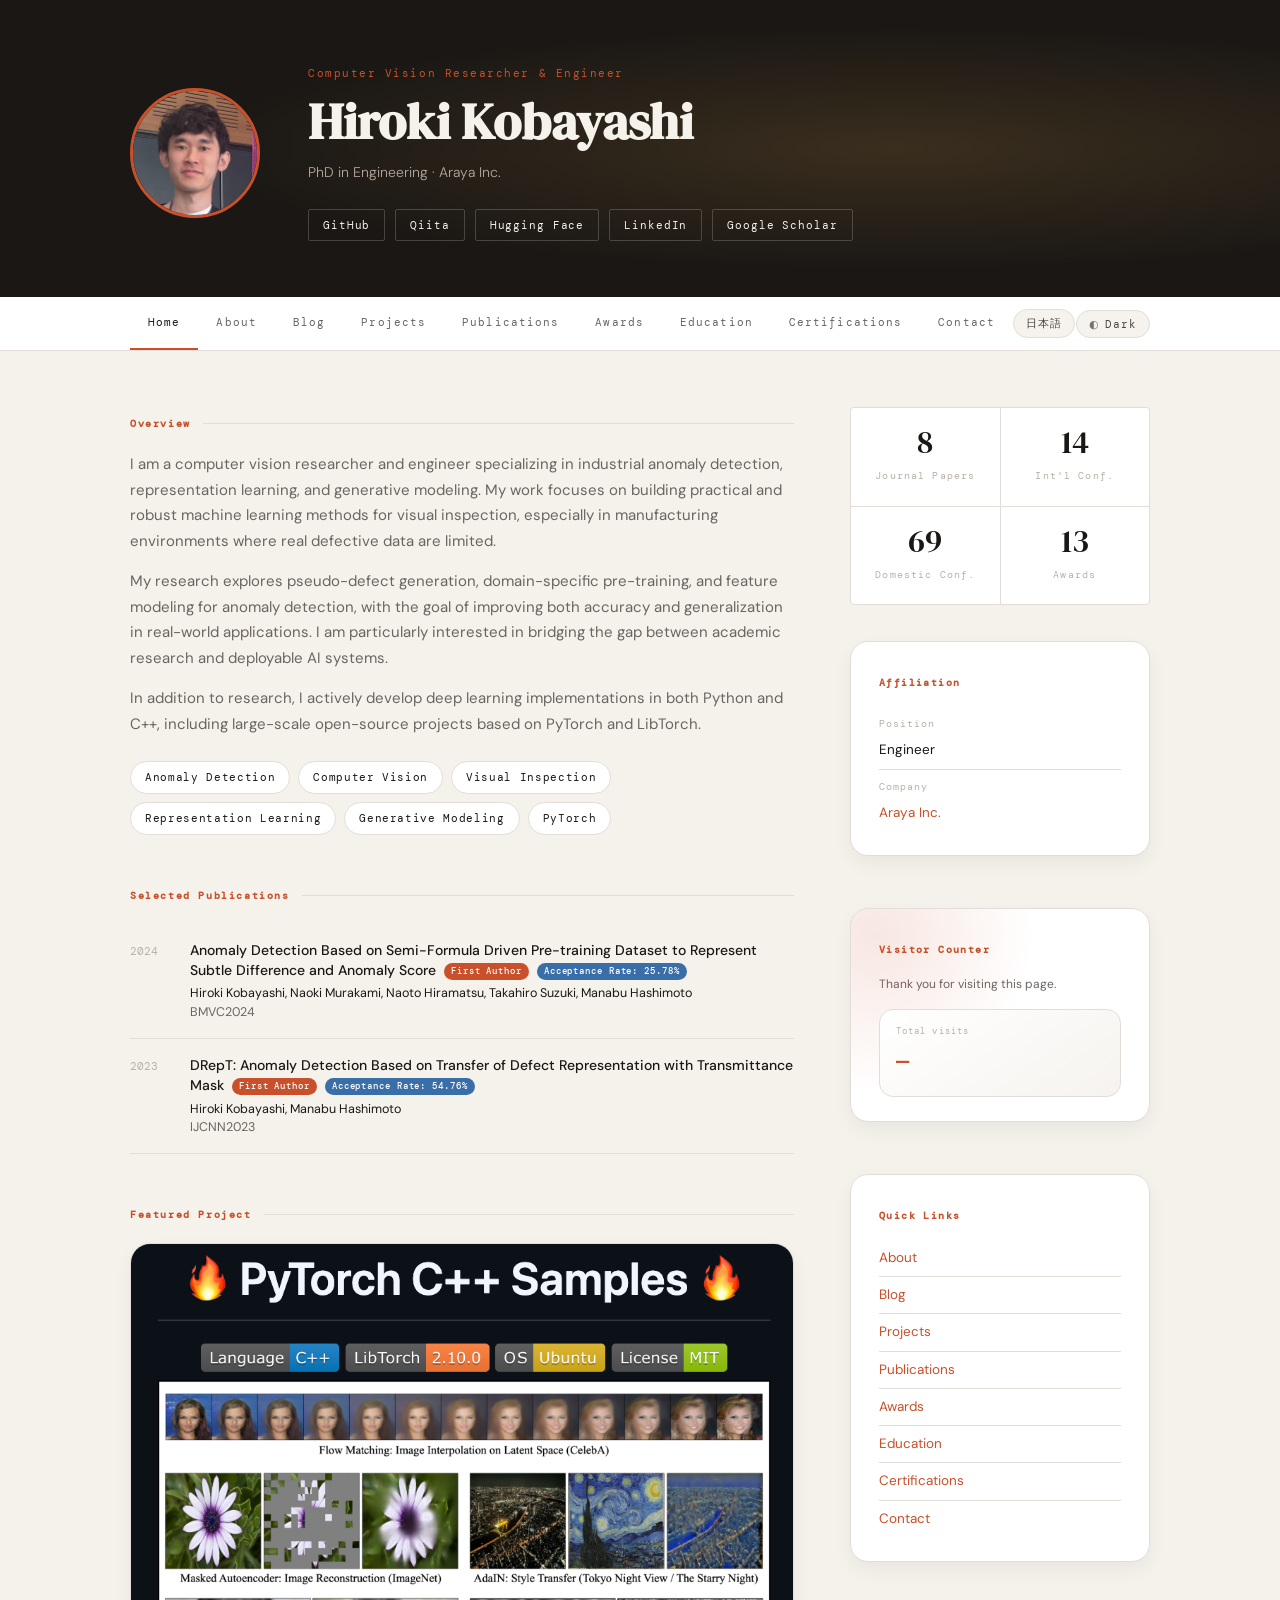
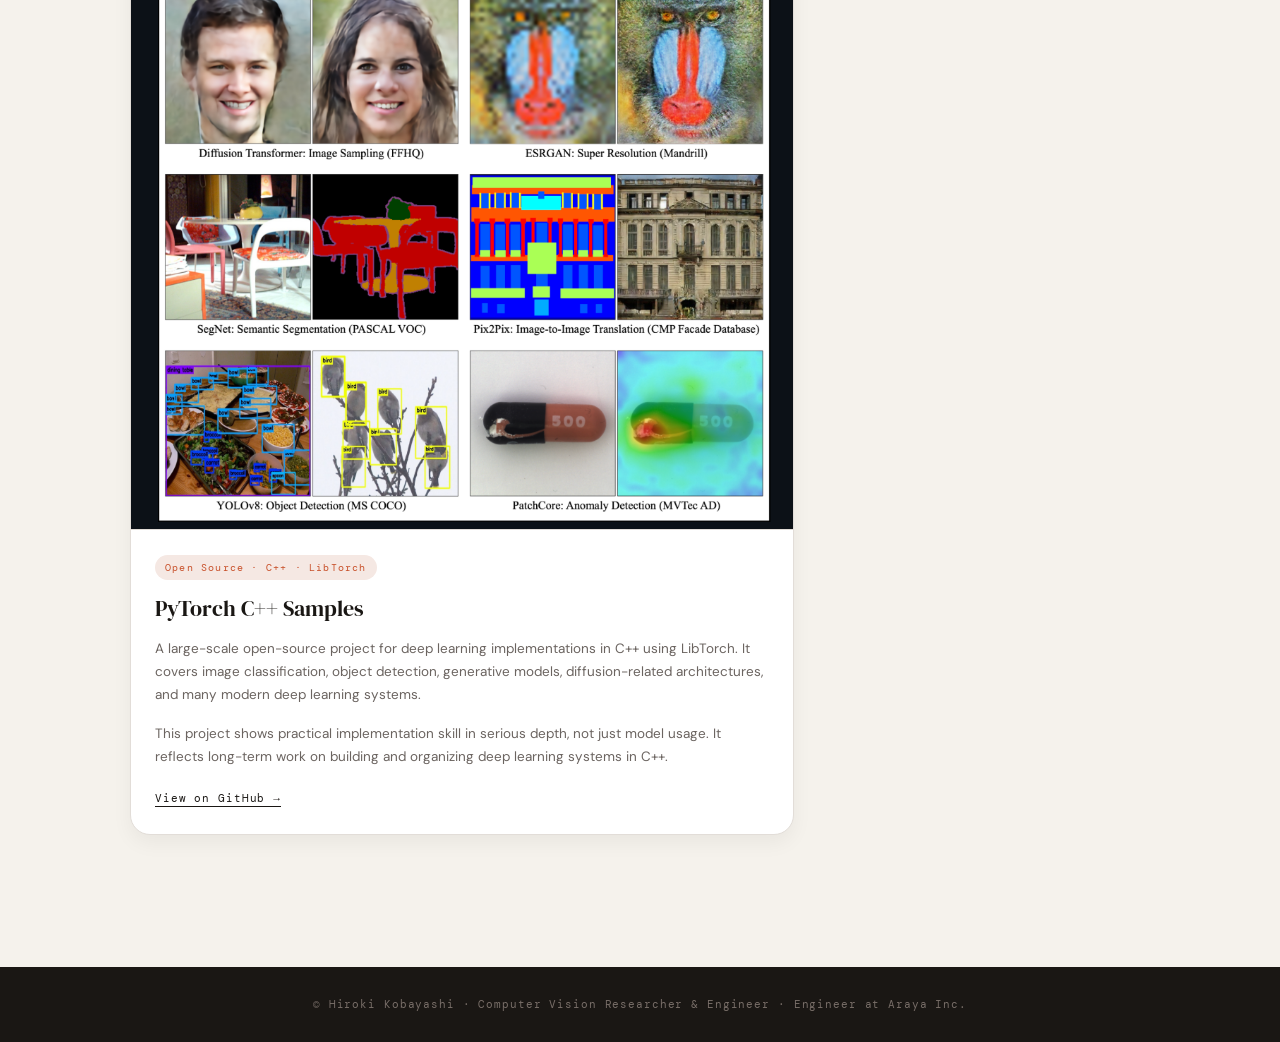
<file: index.html>
<!DOCTYPE html>
<html lang="en">
<head>
  <meta charset="UTF-8">
  <meta name="viewport" content="width=device-width, initial-scale=1.0">
  <title>Home | Hiroki Kobayashi</title>
  <link href="https://fonts.googleapis.com/css2?family=DM+Serif+Display:ital@0;1&family=DM+Mono:wght@300;400;500&family=DM+Sans:ital,wght@0,300;0,400;0,500;1,300&display=swap" rel="stylesheet">
  <link rel="stylesheet" href="css/main.css">
  <link rel="stylesheet" href="css/components.css">
  <link rel="stylesheet" href="css/pages/home.css">
</head>
<body data-page="index" data-page-title="Hiroki Kobayashi" data-page-title-ja="小林 大起" data-page-image="images/profile.jpg" data-page-description="Official homepage of Hiroki Kobayashi, AI engineer and researcher focused on computer vision, anomaly detection, and practical industrial deep learning systems." data-page-description-ja="小林大起の公式ホームページ．コンピュータビジョン，異常検知，産業向け実践的ディープラーニングを専門とするAIエンジニア・研究者の情報を掲載しています．">
  <div id="site-header"></div>
  <div id="site-nav"></div>

  <main>
    <div class="content">
      <section aria-labelledby="home-overview-heading">
        <h2 id="home-overview-heading" class="section-label" data-i18n="home.overview">Overview</h2>
        <div class="about-text" id="overview-text"></div>
        <div class="tag-cloud tag-cloud--spaced" id="tag-cloud"></div>
      </section>

      <section aria-labelledby="selected-publications-heading">
        <h2 id="selected-publications-heading" class="section-label" data-i18n="home.selectedPublications">Selected Publications</h2>
        <div id="selected-publications-list"></div>
      </section>

      <section aria-labelledby="featured-project-heading">
        <h2 id="featured-project-heading" class="section-label" data-i18n="home.featuredProject">Featured Project</h2>
        <div id="featured-project-list"></div>
      </section>
    </div>

    <aside class="sidebar">
      <div class="stats-grid">
        <div class="stat-cell"><span class="stat-num" id="stat-journal">-</span><span class="stat-label" data-i18n="home.journalPapers">Journal Papers</span></div>
        <div class="stat-cell"><span class="stat-num" id="stat-intl">-</span><span class="stat-label" data-i18n="home.intlConf">Int'l Conf.</span></div>
        <div class="stat-cell"><span class="stat-num" id="stat-domestic">-</span><span class="stat-label" data-i18n="home.domesticConf">Domestic Conf.</span></div>
        <div class="stat-cell"><span class="stat-num" id="stat-awards">-</span><span class="stat-label" data-i18n="home.awards">Awards</span></div>
      </div>

      <section class="info-card" aria-labelledby="affiliation-heading">
        <h2 id="affiliation-heading" class="info-card-title" data-i18n="home.affiliation">Affiliation</h2>
        <div id="affiliation-body"></div>
      </section>

      <section class="info-card visitor-counter-card" aria-labelledby="visitor-counter-heading">
        <h2 id="visitor-counter-heading" class="info-card-title" data-i18n="home.visitorCounter">Visitor Counter</h2>
        <p class="visitor-counter-subtitle" data-i18n="home.thanks">Thank you for visiting this page.</p>
        <div class="visitor-counter" role="status" aria-live="polite">
          <div class="visitor-counter-label" data-i18n="home.totalVisits">Total visits</div>
          <div class="visitor-counter-digits" id="visitor-counter-digits">000,000,000</div>
        </div>
      </section>

      <nav class="info-card" aria-labelledby="quick-links-heading">
        <h2 id="quick-links-heading" class="info-card-title" data-i18n="home.quickLinks">Quick Links</h2>
        <div class="info-row"><span class="info-val"><a href="about.html" class="link-accent" data-i18n="nav.about">About</a></span></div>
        <div class="info-row"><span class="info-val"><a href="blog.html" class="link-accent" data-i18n="nav.blog">Blog</a></span></div>
        <div class="info-row"><span class="info-val"><a href="projects.html" class="link-accent" data-i18n="nav.projects">Projects</a></span></div>
        <div class="info-row"><span class="info-val"><a href="publications.html" class="link-accent" data-i18n="nav.publications">Publications</a></span></div>
        <div class="info-row"><span class="info-val"><a href="awards.html" class="link-accent" data-i18n="nav.awards">Awards</a></span></div>
        <div class="info-row"><span class="info-val"><a href="education.html" class="link-accent" data-i18n="nav.education">Education</a></span></div>
        <div class="info-row"><span class="info-val"><a href="certifications.html" class="link-accent" data-i18n="nav.certifications">Certifications</a></span></div>
        <div class="info-row"><span class="info-val"><a href="contact.html" class="link-accent" data-i18n="nav.contact">Contact</a></span></div>
      </nav>
    </aside>
  </main>

  <footer id="site-footer"></footer>

  <script src="js/main.js"></script>
  <script src="js/pages/home.js"></script>
</body>
</html>
</file>
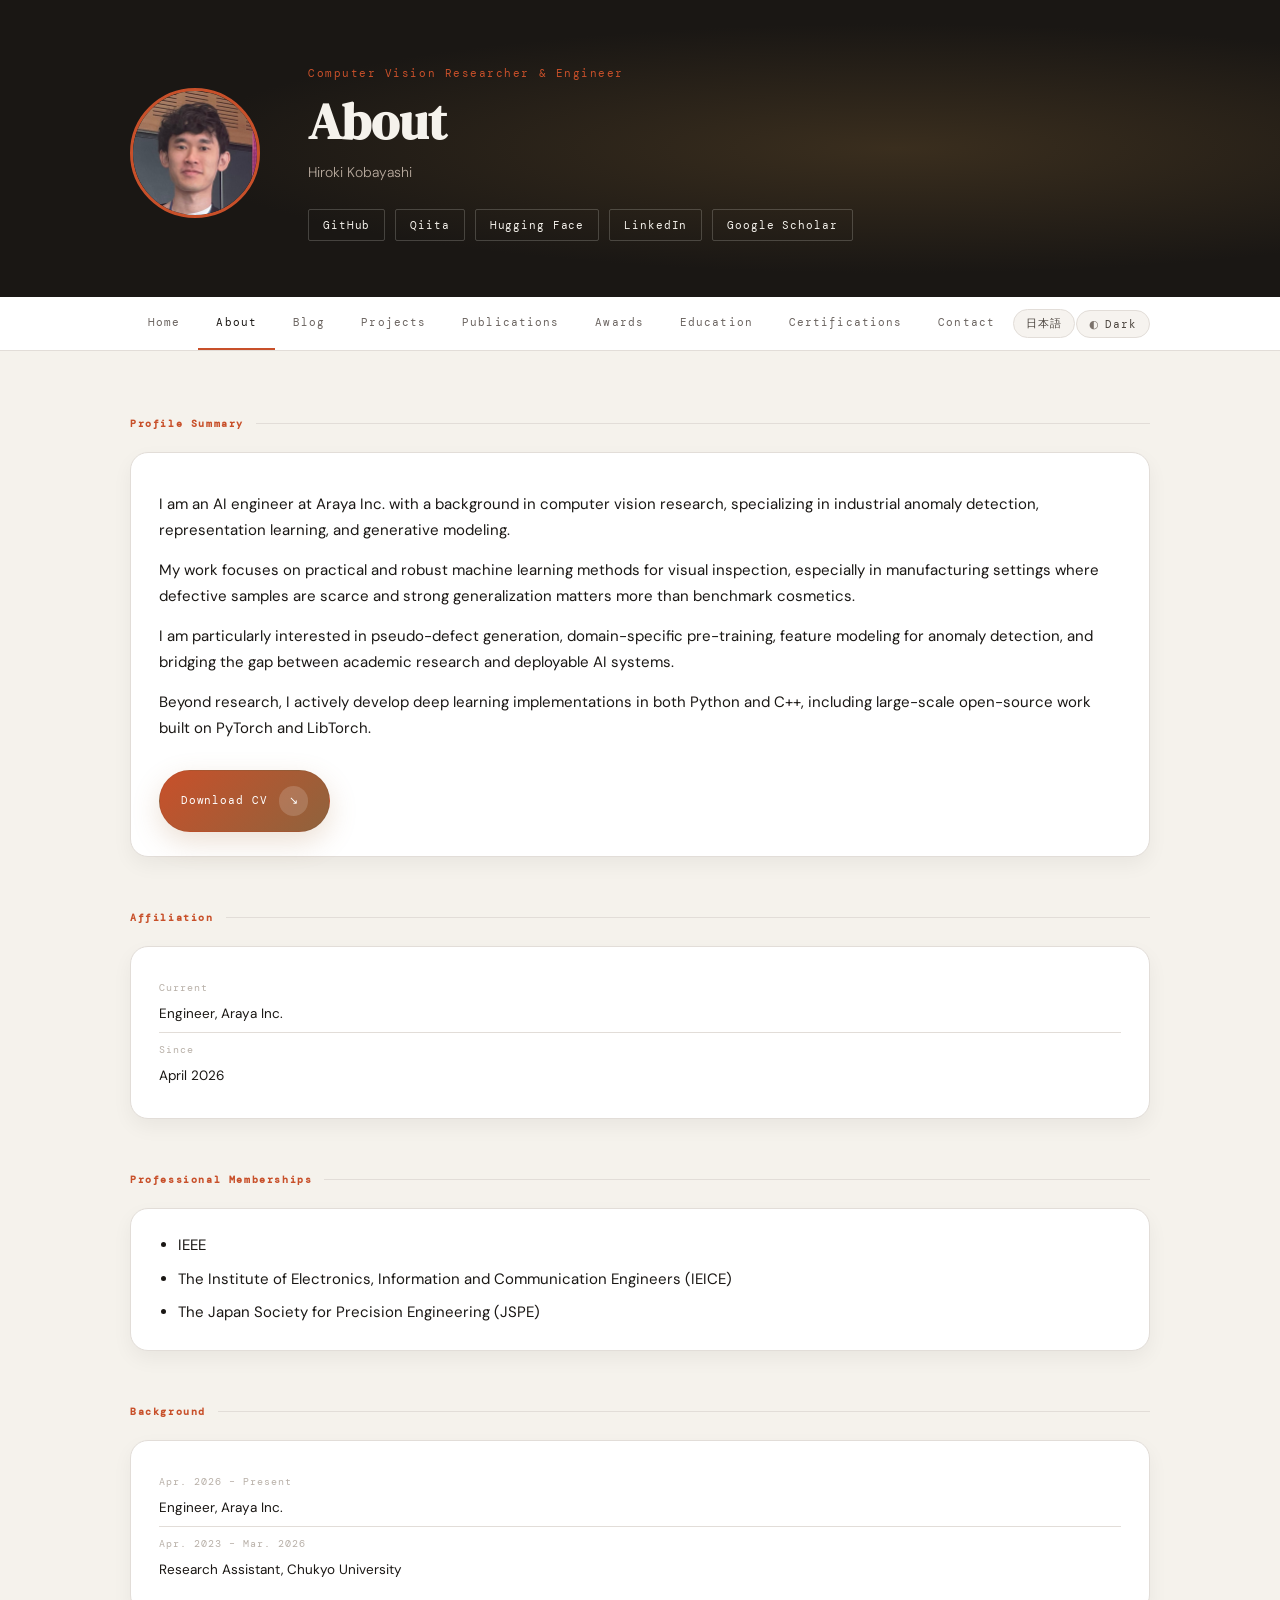
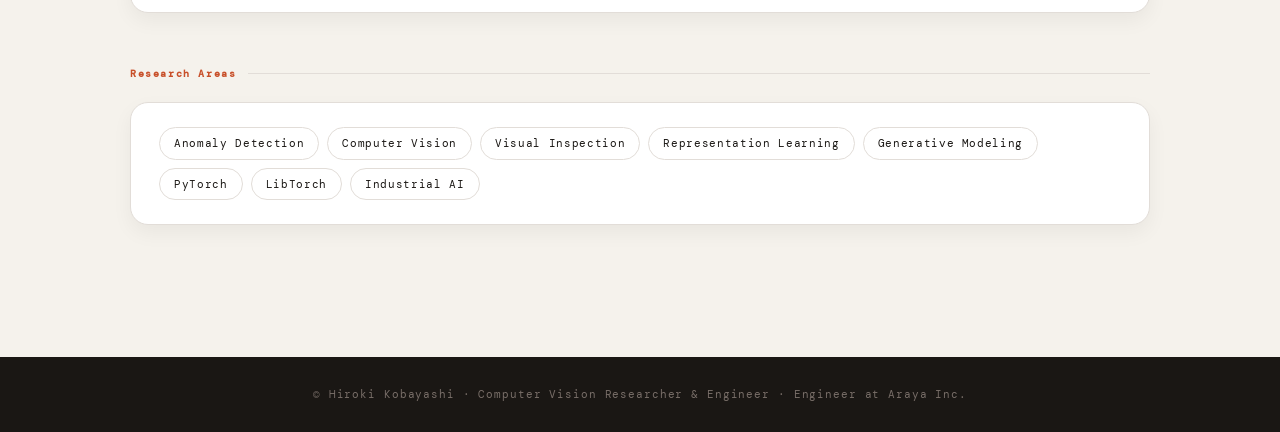
<file: about.html>
<!DOCTYPE html>
<html lang="en">
<head>
  <meta charset="UTF-8">
  <meta name="viewport" content="width=device-width, initial-scale=1.0">
  <title>About | Hiroki Kobayashi</title>
  <link href="https://fonts.googleapis.com/css2?family=DM+Serif+Display:ital@0;1&family=DM+Mono:wght@300;400;500&family=DM+Sans:ital,wght@0,300;0,400;0,500;1,300&display=swap" rel="stylesheet">
  <link rel="stylesheet" href="css/main.css">
  <link rel="stylesheet" href="css/components.css">
  <link rel="stylesheet" href="css/pages/about.css">
</head>
<body data-page="about" data-page-title="About" data-page-title-ja="プロフィール" data-page-image="images/profile.jpg" data-page-description="Profile summary, affiliations, memberships, and research background of Hiroki Kobayashi, computer vision researcher and engineer." data-page-description-ja="小林大起のプロフィール概要，所属，学会活動，研究背景をまとめたページです．">
  <div id="site-header"></div>
  <div id="site-nav"></div>

  <main class="single-column">
    <div class="content">
      <section aria-labelledby="profile-summary-heading">
        <h2 id="profile-summary-heading" class="section-label" data-i18n="about.profileSummary">Profile Summary</h2>
        <div class="info-card" id="profile-summary-content">
          <a href="assets/Hiroki_Kobayashi_CV.pdf" class="cv-inline-button" target="_blank" rel="noopener noreferrer" download>
            <span data-i18n="about.downloadCv">Download CV</span>
            <span class="cv-inline-button__icon" aria-hidden="true">↘</span>
          </a>
        </div>
      </section>

      <section aria-labelledby="about-affiliation-heading">
        <h2 id="about-affiliation-heading" class="section-label" data-i18n="about.affiliation">Affiliation</h2>
        <div class="info-card" id="current-role"></div>
      </section>

      <section aria-labelledby="memberships-heading">
        <h2 id="memberships-heading" class="section-label" data-i18n="about.memberships">Professional Memberships</h2>
        <div class="info-card">
          <ul class="memberships-list" id="memberships-list"></ul>
        </div>
      </section>

      <section aria-labelledby="background-heading">
        <h2 id="background-heading" class="section-label" data-i18n="about.background">Background</h2>
        <div class="info-card" id="background-list"></div>
      </section>

      <section aria-labelledby="research-areas-heading">
        <h2 id="research-areas-heading" class="section-label" data-i18n="about.researchAreas">Research Areas</h2>
        <div class="info-card">
          <div class="tag-cloud" id="research-areas"></div>
        </div>
      </section>
    </div>
  </main>

  <footer id="site-footer"></footer>
  <script src="js/main.js"></script>
  <script src="js/pages/about.js"></script>
</body>
</html>
</file>
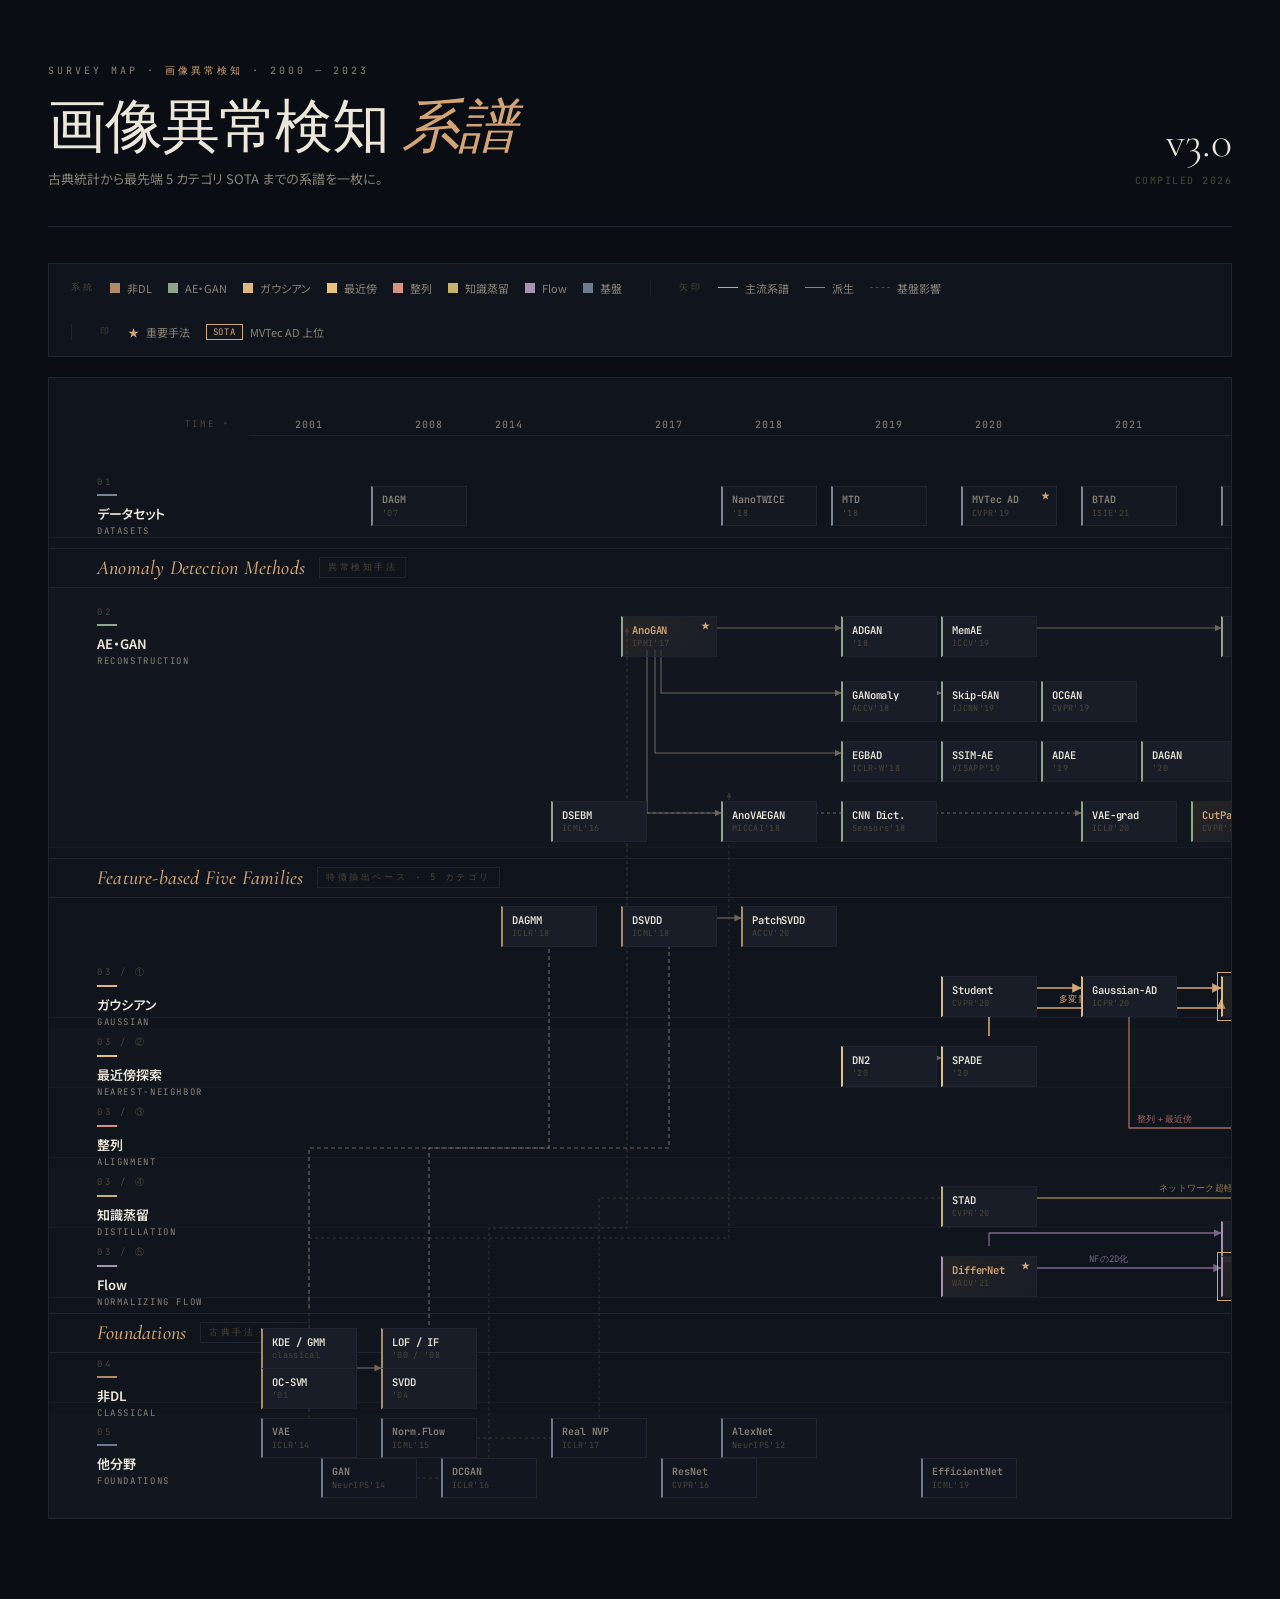
<file: anomaly_detection_map_final.html>
<!DOCTYPE html>
<html lang="ja">
<head>
<meta charset="UTF-8">
<meta name="viewport" content="width=device-width, initial-scale=1.0">
<title>画像異常検知 サーベイマップ</title>
<link rel="preconnect" href="https://fonts.googleapis.com">
<link rel="preconnect" href="https://fonts.gstatic.com" crossorigin>
<link href="https://fonts.googleapis.com/css2?family=Cormorant+Garamond:ital,wght@0,400;0,500&family=JetBrains+Mono:wght@400;500;600&family=Noto+Sans+JP:wght@400;500;600&display=swap" rel="stylesheet">
<style>
  /* =====================================================
     DESIGN TOKENS
     ===================================================== */
  :root {
    /* palette */
    --bg: #0a0d13;
    --bg-panel: #10141c;
    --bg-card: #181d28;
    --bg-card-hi: #212736;
    --ink: #ece7d8;
    --ink-2: #8a8378;
    --ink-3: #4a4538;
    --ink-4: #2a271e;
    --line: #1f2430;
    --line-2: #171b24;
    --gold: #d4a574;

    --c-ae: #8fa68a;
    --c-ga: #e0b680;
    --c-nn: #e8c07d;
    --c-al: #d89380;
    --c-ds: #c9b06b;
    --c-fl: #a792b4;
    --c-nd: #b08968;
    --c-fd: #6b7a8f;
    --c-data: #7a8594;

    /* layout */
    --map-w: 1560px;
    --map-h: 1140px;
    --lbl-w: 200px;
  }

  * { box-sizing: border-box; margin: 0; padding: 0; }
  html, body {
    background: var(--bg);
    color: var(--ink);
    font-family: 'Noto Sans JP', sans-serif;
    -webkit-font-smoothing: antialiased;
    font-feature-settings: "palt";
  }

  .page {
    padding: 64px 48px 80px;
    max-width: 1680px;
    margin: 0 auto;
  }

  /* =====================================================
     HEADER
     ===================================================== */
  .head {
    display: flex;
    justify-content: space-between;
    align-items: flex-end;
    padding-bottom: 36px;
    margin-bottom: 36px;
    border-bottom: 1px solid var(--line);
  }
  .head-tag {
    font-family: 'JetBrains Mono', monospace;
    font-size: 10px;
    letter-spacing: 0.3em;
    color: var(--ink-2);
    margin-bottom: 22px;
  }
  .head-tag b { color: var(--gold); font-weight: 400; }
  h1 {
    font-family: 'Cormorant Garamond', serif;
    font-weight: 500;
    font-size: 58px;
    line-height: 0.95;
    letter-spacing: -0.02em;
    margin-bottom: 14px;
  }
  h1 em { font-style: italic; color: var(--gold); font-weight: 400; }
  .head-sub {
    font-size: 13px;
    color: var(--ink-2);
    line-height: 1.6;
  }
  .head-r {
    text-align: right;
    font-family: 'JetBrains Mono', monospace;
    font-size: 10px;
    color: var(--ink-3);
    letter-spacing: 0.15em;
    line-height: 1.8;
  }
  .head-r .v {
    display: block;
    font-family: 'Cormorant Garamond', serif;
    font-size: 44px;
    color: var(--ink);
    font-weight: 300;
    letter-spacing: 0;
    line-height: 1;
    margin-bottom: 8px;
  }

  /* =====================================================
     LEGEND
     ===================================================== */
  .lg {
    display: flex;
    flex-wrap: wrap;
    gap: 28px;
    padding: 16px 22px;
    background: var(--bg-panel);
    border: 1px solid var(--line);
    margin-bottom: 20px;
  }
  .lg-g { display: flex; gap: 16px; align-items: center; flex-wrap: wrap; }
  .lg-g + .lg-g { padding-left: 28px; border-left: 1px solid var(--line); }
  .lg-ttl {
    font-family: 'JetBrains Mono', monospace;
    font-size: 9px;
    color: var(--ink-3);
    letter-spacing: 0.28em;
    text-transform: uppercase;
  }
  .lg-it {
    display: flex;
    align-items: center;
    gap: 7px;
    font-size: 11px;
    color: var(--ink-2);
  }
  .lg-dot { width: 10px; height: 10px; flex-shrink: 0; }
  .lg-ln { width: 20px; height: 0; border-top: 1.5px solid currentColor; }
  .lg-ln.dash { border-top-style: dashed; }
  .lg-sota {
    font-family: 'JetBrains Mono', monospace;
    font-size: 9px;
    padding: 1px 6px;
    border: 1px solid var(--gold);
    color: var(--gold);
    letter-spacing: 0.1em;
  }

  .scroll-note {
    display: none;
    text-align: center;
    padding: 10px 0;
    font-family: 'JetBrains Mono', monospace;
    font-size: 10px;
    color: var(--ink-2);
    letter-spacing: 0.2em;
  }

  /* =====================================================
     MAP FRAME
     ===================================================== */
  .frame {
    background: var(--bg-panel);
    border: 1px solid var(--line);
    overflow-x: auto;
    overflow-y: hidden;
  }
  .frame::-webkit-scrollbar { height: 10px; }
  .frame::-webkit-scrollbar-track { background: var(--bg-panel); }
  .frame::-webkit-scrollbar-thumb { background: var(--line); }

  .map {
    position: relative;
    width: var(--map-w);
    height: var(--map-h);
  }

  /* =====================================================
     TIME AXIS
     ===================================================== */
  .axis {
    position: absolute;
    top: 30px;
    left: var(--lbl-w);
    right: 40px;
    height: 28px;
    border-bottom: 1px solid var(--line);
  }
  .axis-tag {
    position: absolute;
    right: 100%;
    top: 10px;
    padding-right: 18px;
    font-family: 'JetBrains Mono', monospace;
    font-size: 9px;
    color: var(--ink-3);
    letter-spacing: 0.3em;
    white-space: nowrap;
  }
  .tick {
    position: absolute;
    top: 10px;
    transform: translateX(-50%);
    font-family: 'JetBrains Mono', monospace;
    font-size: 10px;
    color: var(--ink-2);
    letter-spacing: 0.08em;
  }

  /* =====================================================
     BANDS
     ===================================================== */
  .band {
    position: absolute;
    left: 0; right: 0;
    border-bottom: 1px solid var(--line-2);
  }
  .band.alt { background: rgba(255,255,255,0.008); }

  .blabel {
    position: absolute;
    left: 48px;
    top: 18px;
    width: 152px;
  }
  .blabel .n {
    font-family: 'JetBrains Mono', monospace;
    font-size: 9px;
    color: var(--ink-3);
    letter-spacing: 0.28em;
    margin-bottom: 6px;
  }
  .blabel .bar { width: 20px; height: 2px; background: currentColor; margin-bottom: 10px; }
  .blabel .jp {
    font-family: 'Noto Sans JP', sans-serif;
    font-weight: 600;
    font-size: 13px;
    color: var(--ink);
    line-height: 1.3;
    margin-bottom: 2px;
  }
  .blabel .en {
    font-family: 'JetBrains Mono', monospace;
    font-size: 9px;
    color: var(--ink-2);
    letter-spacing: 0.18em;
  }

  /* Group separator */
  .gsep {
    position: absolute;
    left: 0; right: 0;
    height: 40px;
    display: flex;
    align-items: center;
    border-top: 1px solid var(--line);
    border-bottom: 1px solid var(--line);
  }
  .gsep-in {
    margin-left: 48px;
    display: flex;
    align-items: center;
    gap: 14px;
  }
  .gsep .t {
    font-family: 'Cormorant Garamond', serif;
    font-style: italic;
    font-size: 20px;
    color: var(--gold);
    font-weight: 500;
    letter-spacing: 0.01em;
    line-height: 1;
  }
  .gsep .s {
    font-family: 'JetBrains Mono', monospace;
    font-size: 9px;
    color: var(--ink-3);
    letter-spacing: 0.28em;
    padding: 3px 8px;
    border: 1px solid var(--line);
  }

  /* =====================================================
     NODES
     ===================================================== */
  .node {
    position: absolute;
    width: 96px;
    padding: 7px 9px 8px;
    background: var(--bg-card);
    border: 1px solid var(--line);
    border-left: 2px solid;
    z-index: 3;
    transition: transform .2s, background .2s, box-shadow .2s;
    transform: translateX(-50%);
  }
  .node:hover {
    transform: translateX(-50%) translateY(-2px);
    background: var(--bg-card-hi);
    box-shadow: 0 8px 24px rgba(0,0,0,0.55);
    z-index: 20;
  }
  .node .nm {
    font-family: 'JetBrains Mono', monospace;
    font-size: 10.5px;
    font-weight: 600;
    color: var(--ink);
    line-height: 1.2;
    margin-bottom: 3px;
    letter-spacing: -0.01em;
  }
  .node .yr {
    font-family: 'JetBrains Mono', monospace;
    font-size: 8.5px;
    color: var(--ink-3);
    letter-spacing: 0.04em;
    line-height: 1;
  }
  .node .st {
    position: absolute;
    top: 4px;
    right: 6px;
    color: var(--gold);
    font-size: 9px;
    line-height: 1;
  }
  .node.sota { outline: 1px solid var(--gold); outline-offset: 3px; }
  .node.key { background: linear-gradient(135deg, rgba(212,165,116,0.1), var(--bg-card)); }
  .node.key .nm { color: var(--gold); }

  .node.data { border-left-color: var(--c-data); background: #141821; }
  .node.data .nm { color: var(--ink-2); font-size: 10px; }
  .node.nd { border-left-color: var(--c-nd); }
  .node.ae { border-left-color: var(--c-ae); }
  .node.ga { border-left-color: var(--c-ga); }
  .node.nn { border-left-color: var(--c-nn); }
  .node.al { border-left-color: var(--c-al); }
  .node.ds { border-left-color: var(--c-ds); }
  .node.fl { border-left-color: var(--c-fl); }
  .node.fd { border-left-color: var(--c-fd); background: #121620; }
  .node.fd .nm { color: var(--ink-2); font-size: 10px; }

  /* =====================================================
     ARROWS (SVG overlay)
     ===================================================== */
  svg.arrows {
    position: absolute;
    top: 0; left: 0;
    width: 100%; height: 100%;
    pointer-events: none;
    z-index: 2;
  }
  .alabel {
    font-family: 'JetBrains Mono', monospace;
    font-size: 9px;
    letter-spacing: 0.03em;
  }
  .alabel-bg {
    fill: var(--bg-panel);
    stroke: var(--bg-panel);
    stroke-width: 3;
    paint-order: stroke;
  }

  /* =====================================================
     RESPONSIVE
     ===================================================== */
  @media (max-width: 1100px) {
    .page { padding: 40px 20px; }
    .head { flex-direction: column; align-items: flex-start; gap: 20px; }
    .head-r { text-align: left; }
    .scroll-note { display: block; }
  }
</style>
</head>
<body>

<div class="page">

  <!-- ========= HEADER ========= -->
  <header class="head">
    <div>
      <div class="head-tag">SURVEY MAP · <b>画像異常検知</b> · 2000 — 2023</div>
      <h1>画像異常検知 <em>系譜</em></h1>
      <p class="head-sub">古典統計から最先端 5 カテゴリ SOTA までの系譜を一枚に。</p>
    </div>
    <div class="head-r">
      <span class="v">v3.0</span>
      COMPILED 2026
    </div>
  </header>

  <!-- ========= LEGEND ========= -->
  <div class="lg">
    <div class="lg-g">
      <span class="lg-ttl">系統</span>
      <span class="lg-it"><span class="lg-dot" style="background:var(--c-nd)"></span>非DL</span>
      <span class="lg-it"><span class="lg-dot" style="background:var(--c-ae)"></span>AE・GAN</span>
      <span class="lg-it"><span class="lg-dot" style="background:var(--c-ga)"></span>ガウシアン</span>
      <span class="lg-it"><span class="lg-dot" style="background:var(--c-nn)"></span>最近傍</span>
      <span class="lg-it"><span class="lg-dot" style="background:var(--c-al)"></span>整列</span>
      <span class="lg-it"><span class="lg-dot" style="background:var(--c-ds)"></span>知識蒸留</span>
      <span class="lg-it"><span class="lg-dot" style="background:var(--c-fl)"></span>Flow</span>
      <span class="lg-it"><span class="lg-dot" style="background:var(--c-fd)"></span>基盤</span>
    </div>
    <div class="lg-g">
      <span class="lg-ttl">矢印</span>
      <span class="lg-it"><span class="lg-ln" style="color:var(--gold)"></span>主流系譜</span>
      <span class="lg-it"><span class="lg-ln" style="color:var(--ink-2)"></span>派生</span>
      <span class="lg-it"><span class="lg-ln dash" style="color:var(--ink-3)"></span>基盤影響</span>
    </div>
    <div class="lg-g">
      <span class="lg-ttl">印</span>
      <span class="lg-it"><span style="color:var(--gold);font-size:11px">★</span>重要手法</span>
      <span class="lg-it"><span class="lg-sota">SOTA</span>MVTec AD 上位</span>
    </div>
  </div>

  <p class="scroll-note">← 横スクロールで全体表示 →</p>

  <!-- ========= MAP =========
       Year → X (node center, absolute from map):
       2001: 260   2004: 320   2008: 380
       2012: 380   2014: 460   2015: 510
       2016: 550   2017: 620   2018: 720
       2019: 840   2020: 940   2021: 1080
       2022: 1220  2023: 1380
       Axis: left=200, right=1520, width=1320px
       Band rows are listed below band by band.
  -->
  <div class="frame">
    <div class="map">

      <!-- ========== SVG ARROWS ========== -->
      <svg class="arrows" viewBox="0 0 1560 1140" preserveAspectRatio="none">
        <defs>
          <marker id="a-gold" markerWidth="6" markerHeight="6" refX="5.5" refY="3" orient="auto">
            <polygon points="0 0, 6 3, 0 6" fill="#d4a574"/>
          </marker>
          <marker id="a-dim" markerWidth="6" markerHeight="6" refX="5.5" refY="3" orient="auto">
            <polygon points="0 0, 6 3, 0 6" fill="#6b6558"/>
          </marker>
          <marker id="a-faint" markerWidth="5" markerHeight="5" refX="4.5" refY="2.5" orient="auto">
            <polygon points="0 0, 5 2.5, 0 5" fill="#3a3528"/>
          </marker>
          <marker id="a-al" markerWidth="6" markerHeight="6" refX="5.5" refY="3" orient="auto">
            <polygon points="0 0, 6 3, 0 6" fill="#a0685c"/>
          </marker>
          <marker id="a-ds" markerWidth="6" markerHeight="6" refX="5.5" refY="3" orient="auto">
            <polygon points="0 0, 6 3, 0 6" fill="#8f7946"/>
          </marker>
          <marker id="a-fl" markerWidth="6" markerHeight="6" refX="5.5" refY="3" orient="auto">
            <polygon points="0 0, 6 3, 0 6" fill="#7a6489"/>
          </marker>
        </defs>

        <g fill="none" stroke-linejoin="round" stroke-linecap="butt">

          <!-- =========================================
               FOUNDATIONS (dashed)
               All node-centers: foundation Y = 1060, 1100
               ========================================= -->
          <!-- GAN(320,1100) → DCGAN(440,1100) -->
          <path d="M 368,1100 L 420,1100" stroke="#3a3528" stroke-width="1" stroke-dasharray="3,3" marker-end="url(#a-faint)"/>
          <!-- NF(380,1060) → Real NVP(550,1060) -->
          <path d="M 428,1060 L 530,1060" stroke="#3a3528" stroke-width="1" stroke-dasharray="3,3" marker-end="url(#a-faint)"/>
          <!-- AlexNet(300,1060) → ResNet(540,1060) at Y? Actually we put AlexNet on row 1070 -->
          <!-- DCGAN(440,1100) → AnoGAN(620,230): orthogonal up -->
          <path d="M 440,1080 L 440,850 L 578,850 L 578,250" stroke="#3a3528" stroke-width="1" stroke-dasharray="3,3" marker-end="url(#a-faint)"/>
          <!-- VAE(260,1060) → AnoVAEGAN(720,400) -->
          <path d="M 260,1040 L 260,860 L 680,860 L 680,415" stroke="#3a3528" stroke-width="1" stroke-dasharray="3,3" marker-end="url(#a-faint)"/>
          <!-- Real NVP(550,1060) → DifferNet(940,870) -->
          <path d="M 550,1040 L 550,820 L 900,820 L 900,850" stroke="#3a3528" stroke-width="1" stroke-dasharray="3,3" marker-end="url(#a-faint)"/>

          <!-- =========================================
               CLASSICAL → DEEP
               Y classical = 950, 990
               ========================================= -->
          <!-- OC-SVM(260,990) → SVDD(380,990) -->
          <path d="M 308,990 L 332,990" stroke="#6b6558" stroke-width="1.2" marker-end="url(#a-dim)"/>
          <!-- SVDD(380,990) → DSVDD(620,540) ortho up -->
          <path d="M 380,968 L 380,770 L 620,770 L 620,560" stroke="#6b6558" stroke-width="1.2" stroke-dasharray="4,3" marker-end="url(#a-dim)"/>
          <!-- GMM(260,950) → DAGMM(500,540) ortho -->
          <path d="M 260,930 L 260,770 L 500,770 L 500,560" stroke="#6b6558" stroke-width="1.2" stroke-dasharray="4,3" marker-end="url(#a-dim)"/>
          <!-- DSVDD(620,540) → PatchSVDD(740,540) -->
          <path d="M 668,540 L 692,540" stroke="#6b6558" stroke-width="1.2" marker-end="url(#a-dim)"/>

          <!-- =========================================
               AE / GAN family
               Row A (y=250): AnoGAN, ADGAN, MemAE, DAAD
               Row B (y=315): GANomaly, Skip-GANomaly, OCGAN
               Row C (y=375): EGBAD, SSIM-AE, ADAE, DAGAN
               Row D (y=435): DSEBM, AnoVAEGAN, VAE-grad, CutPaste, DRAEM
               ========================================= -->
          <!-- AnoGAN(620,250) → ADGAN(840,250) same row -->
          <path d="M 668,250 L 792,250" stroke="#6b6558" stroke-width="1.1" marker-end="url(#a-dim)"/>
          <!-- AnoGAN(620,250) → GANomaly(840,315) down -->
          <path d="M 612,272 L 612,315 L 792,315" stroke="#6b6558" stroke-width="1.1" marker-end="url(#a-dim)"/>
          <!-- AnoGAN(620,250) → EGBAD(840,375) -->
          <path d="M 606,272 L 606,375 L 792,375" stroke="#6b6558" stroke-width="1.1" marker-end="url(#a-dim)"/>
          <!-- AnoGAN(620,250) → AnoVAEGAN(720,435) -->
          <path d="M 598,272 L 598,435 L 672,435" stroke="#6b6558" stroke-width="1.1" marker-end="url(#a-dim)"/>
          <!-- GANomaly(840,315) → Skip-GANomaly(940,315) -->
          <path d="M 888,315 L 892,315" stroke="#6b6558" stroke-width="1.1" marker-end="url(#a-dim)"/>
          <!-- MemAE(940,250) → DAAD(1220,250) -->
          <path d="M 988,250 L 1172,250" stroke="#6b6558" stroke-width="1.1" marker-end="url(#a-dim)"/>
          <!-- DSEBM(550,435) → VAE-grad(1080,435) -->
          <path d="M 598,435 L 1032,435" stroke="#6b6558" stroke-width="1.1" stroke-dasharray="3,3" marker-end="url(#a-dim)"/>

          <!-- =========================================
               GAUSSIAN (★ gold main path)
               y=610, node centers: Student(940), Gaussian-AD(1080), PaDiM(1220)
               ========================================= -->
          <!-- Student → Gaussian-AD -->
          <path d="M 988,610 L 1032,610" stroke="#d4a574" stroke-width="1.6" marker-end="url(#a-gold)"/>
          <!-- Gaussian-AD → PaDiM -->
          <path d="M 1128,610 L 1172,610" stroke="#d4a574" stroke-width="1.6" marker-end="url(#a-gold)"/>

          <!-- =========================================
               NN y=680, centers: DN2(840), SPADE(940), PatchCore(1310), ReConPatch(1440,650), PNI(1440,710)
               ========================================= -->
          <!-- DN2 → SPADE -->
          <path d="M 888,680 L 892,680" stroke="#6b6558" stroke-width="1.3" marker-end="url(#a-dim)"/>
          <!-- SPADE → PaDiM (up to gauss row) -->
          <path d="M 940,658 L 940,630 L 1172,630 L 1172,622" stroke="#d4a574" stroke-width="1.6" marker-end="url(#a-gold)"/>
          <text class="alabel" fill="#d4a574" x="1010" y="624">多変量ガウス</text>
          <!-- PaDiM → PatchCore (down to nn row) -->
          <path d="M 1220,634 L 1220,658 L 1262,680" stroke="#d4a574" stroke-width="1.6" marker-end="url(#a-gold)"/>
          <text class="alabel" fill="#d4a574" x="1224" y="662">コア選択</text>
          <!-- PatchCore → ReConPatch (up-right) -->
          <path d="M 1358,670 L 1392,670 L 1392,650 L 1392,650" stroke="#d4a574" stroke-width="1.6" marker-end="url(#a-gold)"/>
          <!-- PatchCore → PNI (down-right) -->
          <path d="M 1358,692 L 1392,692 L 1392,710" stroke="#d4a574" stroke-width="1.6" marker-end="url(#a-gold)"/>

          <!-- =========================================
               ALIGNMENT y=750, RegAD(1310,750), CPR(1440,750)
               ========================================= -->
          <!-- Gaussian-AD(1080,610) → RegAD(1310,750) -->
          <path d="M 1080,634 L 1080,750 L 1262,750" stroke="#a0685c" stroke-width="1.4" marker-end="url(#a-al)"/>
          <text class="alabel" fill="#a0685c" x="1088" y="744">整列＋最近傍</text>
          <!-- RegAD → CPR -->
          <path d="M 1358,750 L 1392,750" stroke="#a0685c" stroke-width="1.4" marker-end="url(#a-al)"/>

          <!-- =========================================
               DISTILLATION y=820, STAD(940), EfficientAD(1440)
               ========================================= -->
          <!-- STAD → EfficientAD -->
          <path d="M 988,820 L 1392,820" stroke="#8f7946" stroke-width="1.4" marker-end="url(#a-ds)"/>
          <text class="alabel" fill="#8f7946" x="1110" y="813">ネットワーク超軽量化</text>

          <!-- =========================================
               FLOW y=890, DifferNet(940,890), CS-Flow(1220,855), FastFlow(1220,890), MS-Flow(1440,890)
               ========================================= -->
          <!-- DifferNet → FastFlow -->
          <path d="M 988,890 L 1172,890" stroke="#7a6489" stroke-width="1.4" marker-end="url(#a-fl)"/>
          <text class="alabel" fill="#7a6489" x="1040" y="884">NFの2D化</text>
          <!-- DifferNet → CS-Flow (up) -->
          <path d="M 940,868 L 940,855 L 1172,855" stroke="#7a6489" stroke-width="1.3" marker-end="url(#a-fl)"/>
          <!-- FastFlow → MS-Flow -->
          <path d="M 1268,890 L 1392,890" stroke="#7a6489" stroke-width="1.4" marker-end="url(#a-fl)"/>
          <text class="alabel" fill="#7a6489" x="1282" y="884">マルチスケール</text>

        </g>
      </svg>

      <!-- ========== TIME AXIS ==========
           Axis is 1320px wide (from x=200 to x=1520 in map coords).
           Tick at absolute map-x N: position within axis = N - 200 (px)
           2001: 60  / 2008: 180  / 2014: 260  / 2017: 420  /
           2018: 520 / 2019: 640  / 2020: 740  / 2021: 880  /
           2022: 1020/ 2023: 1180
      -->
      <div class="axis">
        <div class="axis-tag">TIME ▸</div>
        <div class="tick" style="left:60px">2001</div>
        <div class="tick" style="left:180px">2008</div>
        <div class="tick" style="left:260px">2014</div>
        <div class="tick" style="left:420px">2017</div>
        <div class="tick" style="left:520px">2018</div>
        <div class="tick" style="left:640px">2019</div>
        <div class="tick" style="left:740px">2020</div>
        <div class="tick" style="left:880px">2021</div>
        <div class="tick" style="left:1020px">2022</div>
        <div class="tick" style="left:1180px">2023</div>
      </div>

      <!-- ============================================
           BAND 1 · DATASETS (y: 90–160, node y=120)
           ============================================ -->
      <div class="band" style="top:90px; height:70px;"></div>
      <div class="blabel" style="top:98px; color:var(--c-data);">
        <div class="n">01</div><div class="bar"></div>
        <div class="jp">データセット</div>
        <div class="en">DATASETS</div>
      </div>

      <div class="node data" style="top:108px; left:370px;">
        <div class="nm">DAGM</div><div class="yr">'07</div>
      </div>
      <div class="node data" style="top:108px; left:720px;">
        <div class="nm">NanoTWICE</div><div class="yr">'18</div>
      </div>
      <div class="node data" style="top:108px; left:830px;">
        <div class="nm">MTD</div><div class="yr">'18</div>
      </div>
      <div class="node data key" style="top:108px; left:960px;">
        <div class="nm">MVTec AD</div><div class="yr">CVPR'19</div>
        <span class="st">★</span>
      </div>
      <div class="node data" style="top:108px; left:1080px;">
        <div class="nm">BTAD</div><div class="yr">ISIE'21</div>
      </div>
      <div class="node data" style="top:108px; left:1220px;">
        <div class="nm">MVTec LOCO</div><div class="yr">IJCV'22</div>
      </div>

      <!-- ============================================
           GROUP SEP: Anomaly Detection Methods
           ============================================ -->
      <div class="gsep" style="top:170px;">
        <div class="gsep-in">
          <span class="t">Anomaly Detection Methods</span>
          <span class="s">異常検知手法</span>
        </div>
      </div>

      <!-- ============================================
           BAND 2 · AE / GAN (y: 210–470)
           Rows: A=250, B=315, C=375, D=435
           ============================================ -->
      <div class="band alt" style="top:210px; height:260px;"></div>
      <div class="blabel" style="top:228px; color:var(--c-ae);">
        <div class="n">02</div><div class="bar"></div>
        <div class="jp">AE・GAN</div>
        <div class="en">RECONSTRUCTION</div>
      </div>

      <!-- Row A: AnoGAN line -->
      <div class="node ae key" style="top:238px; left:620px;">
        <div class="nm">AnoGAN</div><div class="yr">IPMI'17</div><span class="st">★</span>
      </div>
      <div class="node ae" style="top:238px; left:840px;">
        <div class="nm">ADGAN</div><div class="yr">'18</div>
      </div>
      <div class="node ae" style="top:238px; left:940px;">
        <div class="nm">MemAE</div><div class="yr">ICCV'19</div>
      </div>
      <div class="node ae" style="top:238px; left:1220px;">
        <div class="nm">DAAD</div><div class="yr">ICCV'21</div>
      </div>

      <!-- Row B -->
      <div class="node ae" style="top:303px; left:840px;">
        <div class="nm">GANomaly</div><div class="yr">ACCV'18</div>
      </div>
      <div class="node ae" style="top:303px; left:940px;">
        <div class="nm">Skip-GAN</div><div class="yr">IJCNN'19</div>
      </div>
      <div class="node ae" style="top:303px; left:1040px;">
        <div class="nm">OCGAN</div><div class="yr">CVPR'19</div>
      </div>

      <!-- Row C -->
      <div class="node ae" style="top:363px; left:840px;">
        <div class="nm">EGBAD</div><div class="yr">ICLR-W'18</div>
      </div>
      <div class="node ae" style="top:363px; left:940px;">
        <div class="nm">SSIM-AE</div><div class="yr">VISAPP'19</div>
      </div>
      <div class="node ae" style="top:363px; left:1040px;">
        <div class="nm">ADAE</div><div class="yr">'19</div>
      </div>
      <div class="node ae" style="top:363px; left:1140px;">
        <div class="nm">DAGAN</div><div class="yr">'20</div>
      </div>

      <!-- Row D -->
      <div class="node ae" style="top:423px; left:550px;">
        <div class="nm">DSEBM</div><div class="yr">ICML'16</div>
      </div>
      <div class="node ae" style="top:423px; left:720px;">
        <div class="nm">AnoVAEGAN</div><div class="yr">MICCAI'18</div>
      </div>
      <div class="node ae" style="top:423px; left:840px;">
        <div class="nm">CNN Dict.</div><div class="yr">Sensors'18</div>
      </div>
      <div class="node ae" style="top:423px; left:1080px;">
        <div class="nm">VAE-grad</div><div class="yr">ICLR'20</div>
      </div>
      <div class="node ae key" style="top:423px; left:1190px;">
        <div class="nm">CutPaste</div><div class="yr">CVPR'21</div><span class="st">★</span>
      </div>
      <div class="node ae key" style="top:423px; left:1300px;">
        <div class="nm">DRAEM</div><div class="yr">ICCV'21</div><span class="st">★</span>
      </div>

      <!-- ============================================
           GROUP SEP: Feature-based 5 Families
           ============================================ -->
      <div class="gsep" style="top:480px;">
        <div class="gsep-in">
          <span class="t">Feature-based Five Families</span>
          <span class="s">特徴抽出ベース · 5 カテゴリ</span>
        </div>
      </div>

      <!-- ============================================
           BRIDGE ROW: DAGMM / DSVDD / PatchSVDD (y=530)
           ============================================ -->
      <div class="node nd" style="top:528px; left:500px;">
        <div class="nm">DAGMM</div><div class="yr">ICLR'18</div>
      </div>
      <div class="node nd" style="top:528px; left:620px;">
        <div class="nm">DSVDD</div><div class="yr">ICML'18</div>
      </div>
      <div class="node nd" style="top:528px; left:740px;">
        <div class="nm">PatchSVDD</div><div class="yr">ACCV'20</div>
      </div>

      <!-- ============================================
           BAND 3 · ① Gaussian (y: 580–640, node y=598)
           ============================================ -->
      <div class="band" style="top:580px; height:60px;"></div>
      <div class="blabel" style="top:588px; color:var(--c-ga);">
        <div class="n">03 / ①</div><div class="bar"></div>
        <div class="jp">ガウシアン</div>
        <div class="en">GAUSSIAN</div>
      </div>
      <div class="node ga" style="top:598px; left:940px;">
        <div class="nm">Student</div><div class="yr">CVPR'20</div>
      </div>
      <div class="node ga" style="top:598px; left:1080px;">
        <div class="nm">Gaussian-AD</div><div class="yr">ICPR'20</div>
      </div>
      <div class="node ga key sota" style="top:598px; left:1220px;">
        <div class="nm">PaDiM</div><div class="yr">ICPR'21</div><span class="st">★</span>
      </div>

      <!-- ============================================
           BAND 4 · ② NN (y: 650–710, node y=668)
           ============================================ -->
      <div class="band alt" style="top:650px; height:60px;"></div>
      <div class="blabel" style="top:658px; color:var(--c-nn);">
        <div class="n">03 / ②</div><div class="bar"></div>
        <div class="jp">最近傍探索</div>
        <div class="en">NEAREST-NEIGHBOR</div>
      </div>
      <div class="node nn" style="top:668px; left:840px;">
        <div class="nm">DN2</div><div class="yr">'20</div>
      </div>
      <div class="node nn" style="top:668px; left:940px;">
        <div class="nm">SPADE</div><div class="yr">'20</div>
      </div>
      <div class="node nn key sota" style="top:668px; left:1310px;">
        <div class="nm">PatchCore</div><div class="yr">CVPR'22</div><span class="st">★</span>
      </div>
      <div class="node nn sota" style="top:638px; left:1440px;">
        <div class="nm">ReConPatch</div><div class="yr">'23</div>
      </div>
      <div class="node nn sota" style="top:698px; left:1440px;">
        <div class="nm">PNI</div><div class="yr">'23</div>
      </div>

      <!-- ============================================
           BAND 5 · ③ Alignment (y: 720–780, node y=738)
           ============================================ -->
      <div class="band" style="top:720px; height:60px;"></div>
      <div class="blabel" style="top:728px; color:var(--c-al);">
        <div class="n">03 / ③</div><div class="bar"></div>
        <div class="jp">整列</div>
        <div class="en">ALIGNMENT</div>
      </div>
      <div class="node al sota" style="top:738px; left:1310px;">
        <div class="nm">RegAD</div><div class="yr">ECCV'22</div>
      </div>
      <div class="node al key sota" style="top:738px; left:1440px;">
        <div class="nm">CPR</div><div class="yr">'23</div><span class="st">★</span>
      </div>

      <!-- ============================================
           BAND 6 · ④ Distillation (y: 790–850, node y=808)
           ============================================ -->
      <div class="band alt" style="top:790px; height:60px;"></div>
      <div class="blabel" style="top:798px; color:var(--c-ds);">
        <div class="n">03 / ④</div><div class="bar"></div>
        <div class="jp">知識蒸留</div>
        <div class="en">DISTILLATION</div>
      </div>
      <div class="node ds" style="top:808px; left:940px;">
        <div class="nm">STAD</div><div class="yr">CVPR'20</div>
      </div>
      <div class="node ds key sota" style="top:808px; left:1440px;">
        <div class="nm">EfficientAD</div><div class="yr">'23</div><span class="st">★</span>
      </div>

      <!-- ============================================
           BAND 7 · ⑤ Flow (y: 860–920, nodes at 845/878)
           ============================================ -->
      <div class="band" style="top:860px; height:60px;"></div>
      <div class="blabel" style="top:868px; color:var(--c-fl);">
        <div class="n">03 / ⑤</div><div class="bar"></div>
        <div class="jp">Flow</div>
        <div class="en">NORMALIZING FLOW</div>
      </div>
      <div class="node fl key" style="top:878px; left:940px;">
        <div class="nm">DifferNet</div><div class="yr">WACV'21</div><span class="st">★</span>
      </div>
      <div class="node fl" style="top:843px; left:1220px;">
        <div class="nm">CS-Flow</div><div class="yr">WACV'22</div>
      </div>
      <div class="node fl key sota" style="top:878px; left:1220px;">
        <div class="nm">FastFlow</div><div class="yr">'21</div><span class="st">★</span>
      </div>
      <div class="node fl sota" style="top:878px; left:1440px;">
        <div class="nm">MS-Flow</div><div class="yr">'23</div>
      </div>

      <!-- ============================================
           GROUP SEP: Foundations
           ============================================ -->
      <div class="gsep" style="top:935px;">
        <div class="gsep-in">
          <span class="t">Foundations</span>
          <span class="s">古典手法・他分野</span>
        </div>
      </div>

      <!-- ============================================
           BAND 8 · Non-DL (y: 975, node y=950 / 990)
           ============================================ -->
      <div class="band" style="top:975px; height:50px;"></div>
      <div class="blabel" style="top:980px; color:var(--c-nd);">
        <div class="n">04</div><div class="bar"></div>
        <div class="jp">非DL</div>
        <div class="en">CLASSICAL</div>
      </div>
      <div class="node nd" style="top:950px; left:260px;">
        <div class="nm">KDE / GMM</div><div class="yr">classical</div>
      </div>
      <div class="node nd" style="top:990px; left:260px;">
        <div class="nm">OC-SVM</div><div class="yr">'01</div>
      </div>
      <div class="node nd" style="top:990px; left:380px;">
        <div class="nm">SVDD</div><div class="yr">'04</div>
      </div>
      <div class="node nd" style="top:950px; left:380px;">
        <div class="nm">LOF / IF</div><div class="yr">'00 / '08</div>
      </div>

      <!-- ============================================
           BAND 9 · Foundations (y: 1035)
           ============================================ -->
      <div class="band alt" style="top:1035px; height:105px;"></div>
      <div class="blabel" style="top:1048px; color:var(--c-fd);">
        <div class="n">05</div><div class="bar"></div>
        <div class="jp">他分野</div>
        <div class="en">FOUNDATIONS</div>
      </div>

      <!-- Gen row (y=1050) -->
      <div class="node fd" style="top:1040px; left:260px;">
        <div class="nm">VAE</div><div class="yr">ICLR'14</div>
      </div>
      <div class="node fd" style="top:1040px; left:380px;">
        <div class="nm">Norm.Flow</div><div class="yr">ICML'15</div>
      </div>
      <div class="node fd" style="top:1040px; left:550px;">
        <div class="nm">Real NVP</div><div class="yr">ICLR'17</div>
      </div>
      <div class="node fd" style="top:1080px; left:320px;">
        <div class="nm">GAN</div><div class="yr">NeurIPS'14</div>
      </div>
      <div class="node fd" style="top:1080px; left:440px;">
        <div class="nm">DCGAN</div><div class="yr">ICLR'16</div>
      </div>

      <!-- Disc row (y=1090) -->
      <div class="node fd" style="top:1080px; left:660px;">
        <div class="nm">ResNet</div><div class="yr">CVPR'16</div>
      </div>
      <div class="node fd" style="top:1080px; left:920px;">
        <div class="nm">EfficientNet</div><div class="yr">ICML'19</div>
      </div>
      <div class="node fd" style="top:1040px; left:720px;">
        <div class="nm">AlexNet</div><div class="yr">NeurIPS'12</div>
      </div>

    </div>
  </div>

</div>

</body>
</html>
</file>
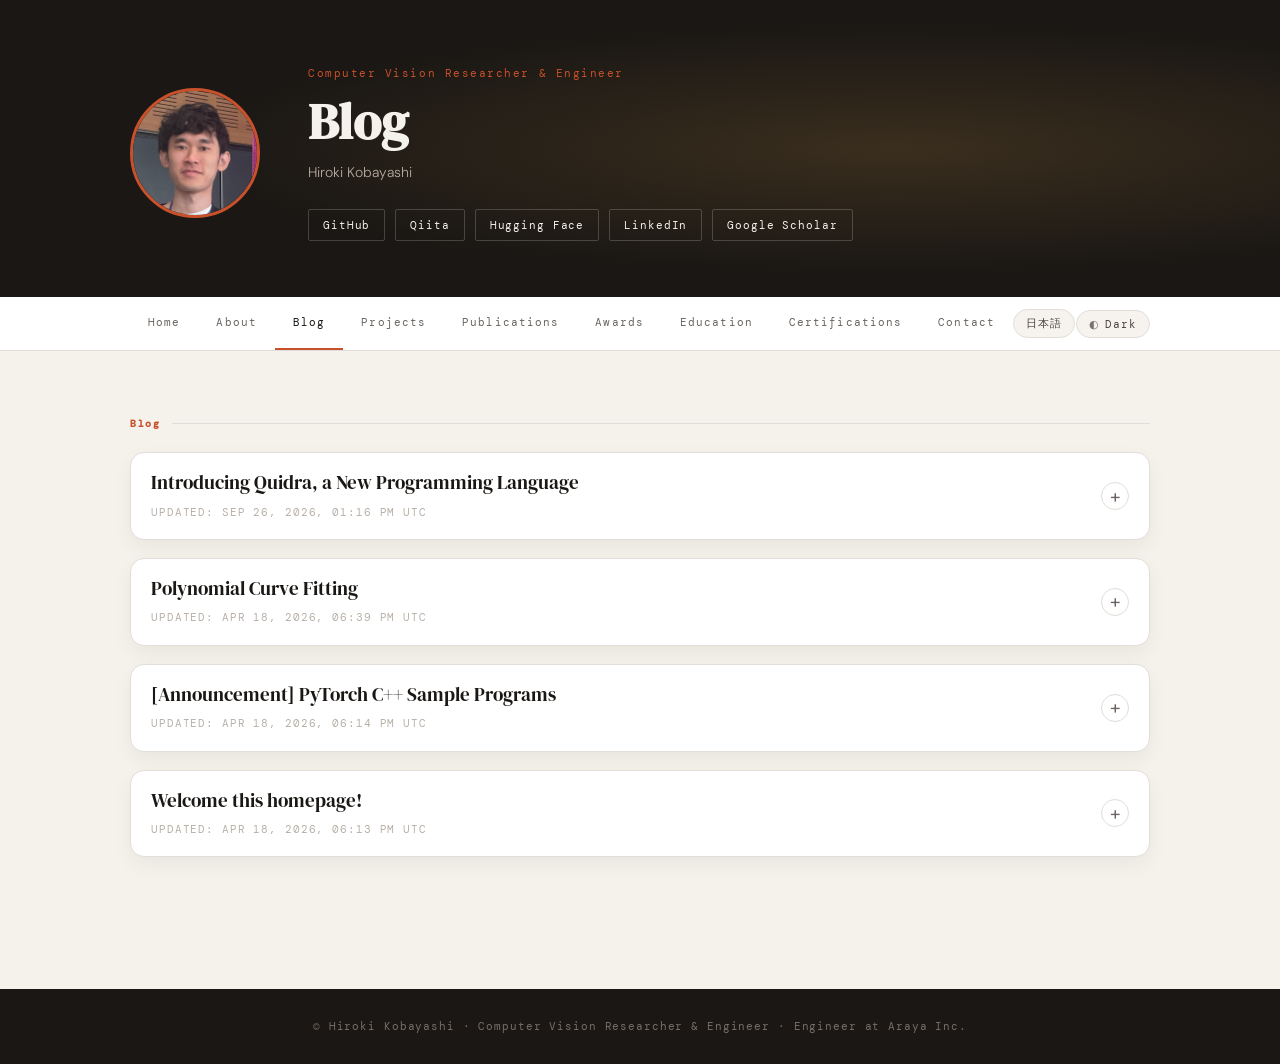
<file: blog.html>
<!DOCTYPE html>
<html lang="en">
<head>
  <meta charset="UTF-8">
  <meta name="viewport" content="width=device-width, initial-scale=1.0">
  <title>Blog | Hiroki Kobayashi</title>
  <link href="https://fonts.googleapis.com/css2?family=DM+Serif+Display:ital@0;1&family=DM+Mono:wght@300;400;500&family=DM+Sans:ital,wght@0,300;0,400;0,500;1,300&display=swap" rel="stylesheet">
  <link rel="stylesheet" href="css/main.css">
  <link rel="stylesheet" href="css/components.css">
  <link rel="stylesheet" href="css/pages/blog.css">
</head>
<body data-page="blog" data-page-title="Blog" data-page-title-ja="ブログ" data-page-image="images/profile.jpg" data-page-description="Blog posts and technical notes by Hiroki Kobayashi.">
  <div id="site-header"></div>
  <div id="site-nav"></div>

  <main class="single-column">
    <div class="content">
      <section aria-labelledby="blog-heading">
        <h2 id="blog-heading" class="section-label" data-i18n="blog.title">Blog</h2>
        <div id="blog-posts" class="blog-posts" aria-live="polite"></div>
      </section>
    </div>
  </main>

  <footer id="site-footer"></footer>
  <script src="js/main.js"></script>
  <script src="js/pages/blog.js"></script>
</body>
</html>
</file>
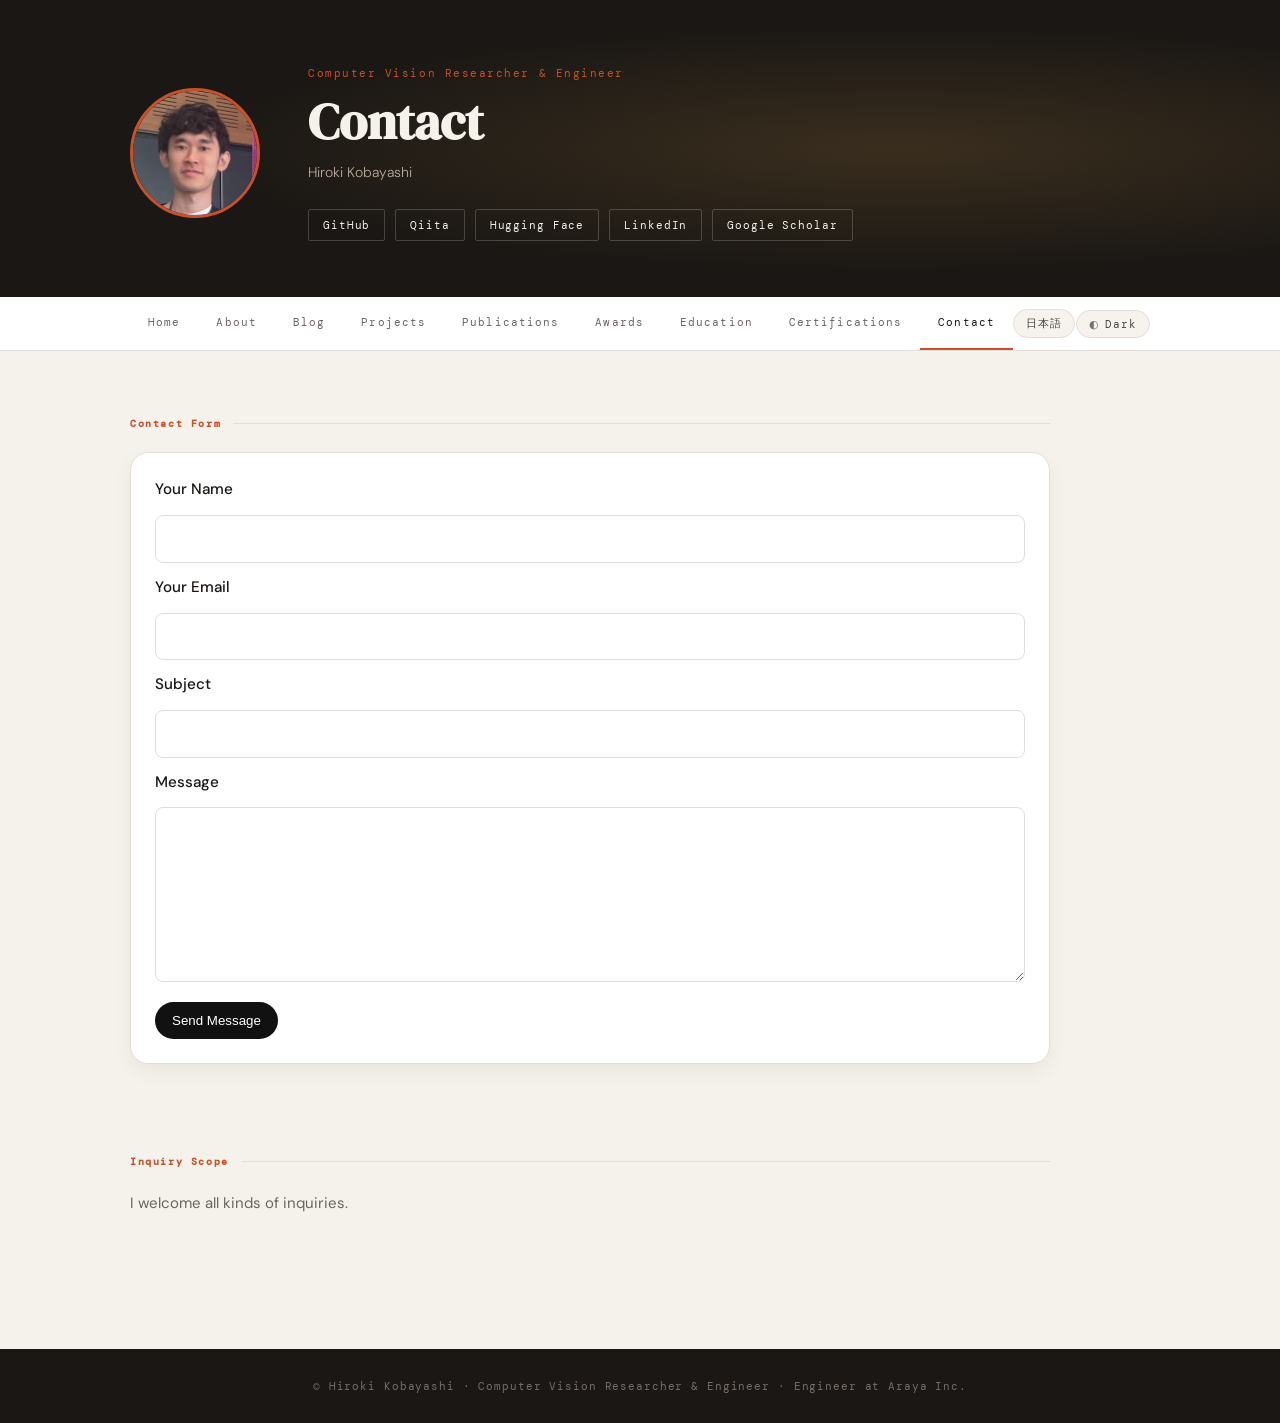
<file: contact.html>
<!DOCTYPE html>
<html lang="en">
<head>
  <meta charset="UTF-8">
  <meta name="viewport" content="width=device-width, initial-scale=1.0">
  <title>Contact | Hiroki Kobayashi</title>
  <link href="https://fonts.googleapis.com/css2?family=DM+Serif+Display:ital@0;1&family=DM+Mono:wght@300;400;500&family=DM+Sans:ital,wght@0,300;0,400;0,500;1,300&display=swap" rel="stylesheet">
  <link rel="stylesheet" href="css/main.css">
  <link rel="stylesheet" href="css/components.css">
  <link rel="stylesheet" href="css/pages/contact.css">
</head>
<body data-page="contact" data-page-title="Contact" data-page-title-ja="連絡先" data-page-image="images/profile.jpg" data-page-description="Contact Hiroki Kobayashi for research, engineering, and collaboration inquiries in computer vision, anomaly detection, and industrial AI.">
  <div id="site-header"></div>
  <div id="site-nav"></div>

  <main class="single-column">
    <div class="content contact-page content--contact">
      <section aria-labelledby="contact-methods-heading">
        <h2 id="contact-methods-heading" class="section-label" data-i18n="contact.formTitle">Contact Form</h2>

        <div class="contact-grid">
          <article class="contact-card contact-card--form">
            <form id="contact-form" class="contact-form">
              <div class="contact-form-honeypot" aria-hidden="true">
                <label for="contact-website" data-i18n="contact.website">Website</label>
                <input id="contact-website" name="website" type="text" tabindex="-1" autocomplete="off">
              </div>
              <label for="contact-name" class="contact-form-label" data-i18n="contact.name">Your Name</label>
              <input id="contact-name" name="name" type="text" class="contact-form-input" required>

              <label for="contact-email" class="contact-form-label" data-i18n="contact.email">Your Email</label>
              <input id="contact-email" name="email" type="email" class="contact-form-input" required>

              <label for="contact-subject" class="contact-form-label" data-i18n="contact.subject">Subject</label>
              <input id="contact-subject" name="subject" type="text" class="contact-form-input" required>

              <label for="contact-message" class="contact-form-label" data-i18n="contact.message">Message</label>
              <textarea id="contact-message" name="message" class="contact-form-textarea" rows="6" required></textarea>

              <div class="contact-actions">
                <button type="submit" class="contact-action-btn" data-i18n="contact.send">Send Message</button>
                <span id="contact-form-status" class="copy-status" aria-live="polite"></span>
              </div>
            </form>
          </article>
        </div>
      </section>

      <section class="contact-note" aria-labelledby="contact-note-heading">
        <h2 id="contact-note-heading" class="section-label" data-i18n="contact.scopeTitle">Inquiry Scope</h2>
        <p class="contact-note-text" data-i18n="contact.scopeDescription">
          I welcome research, engineering, and collaboration inquiries related to computer vision,
          anomaly detection, industrial AI, representation learning, and practical deep learning systems.
        </p>
      </section>
    </div>
  </main>

  <footer id="site-footer"></footer>
  <script src="js/main.js"></script>
  <script src="js/pages/contact.js"></script>
</body>
</html>
</file>
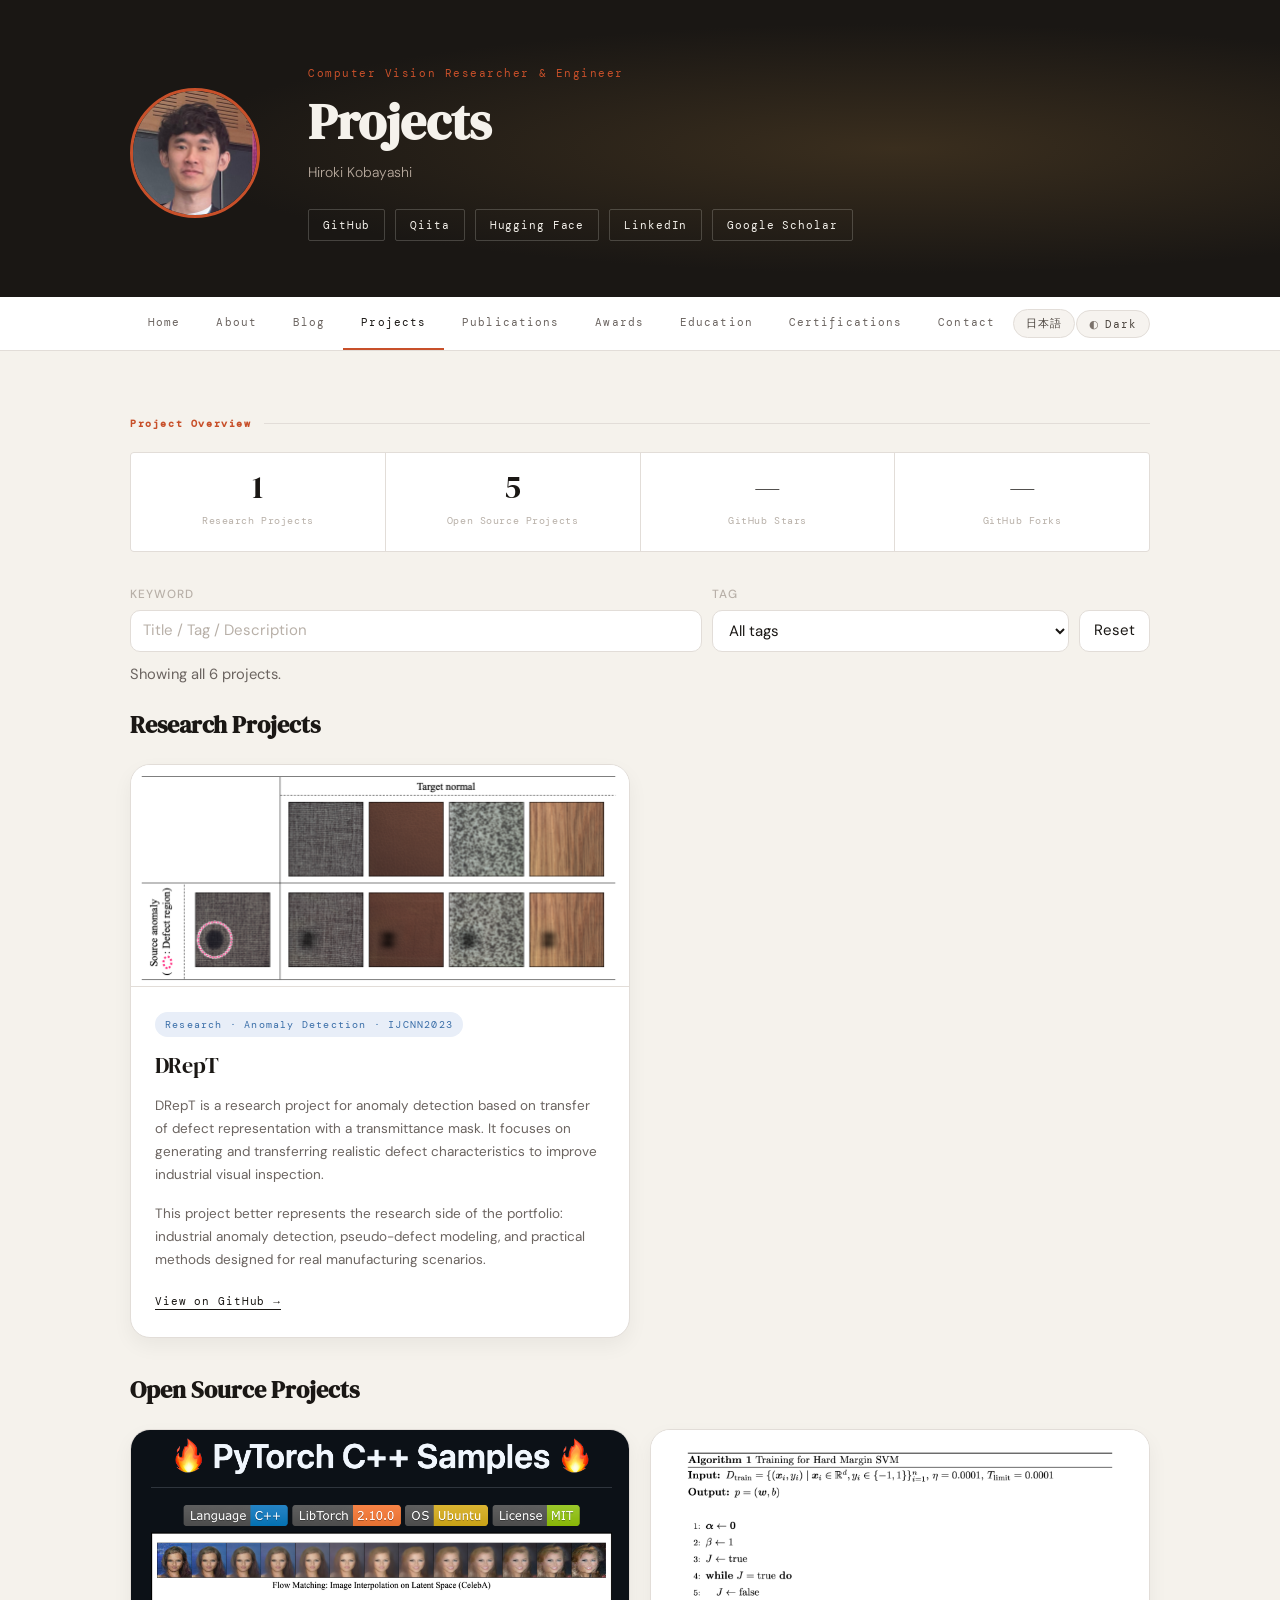
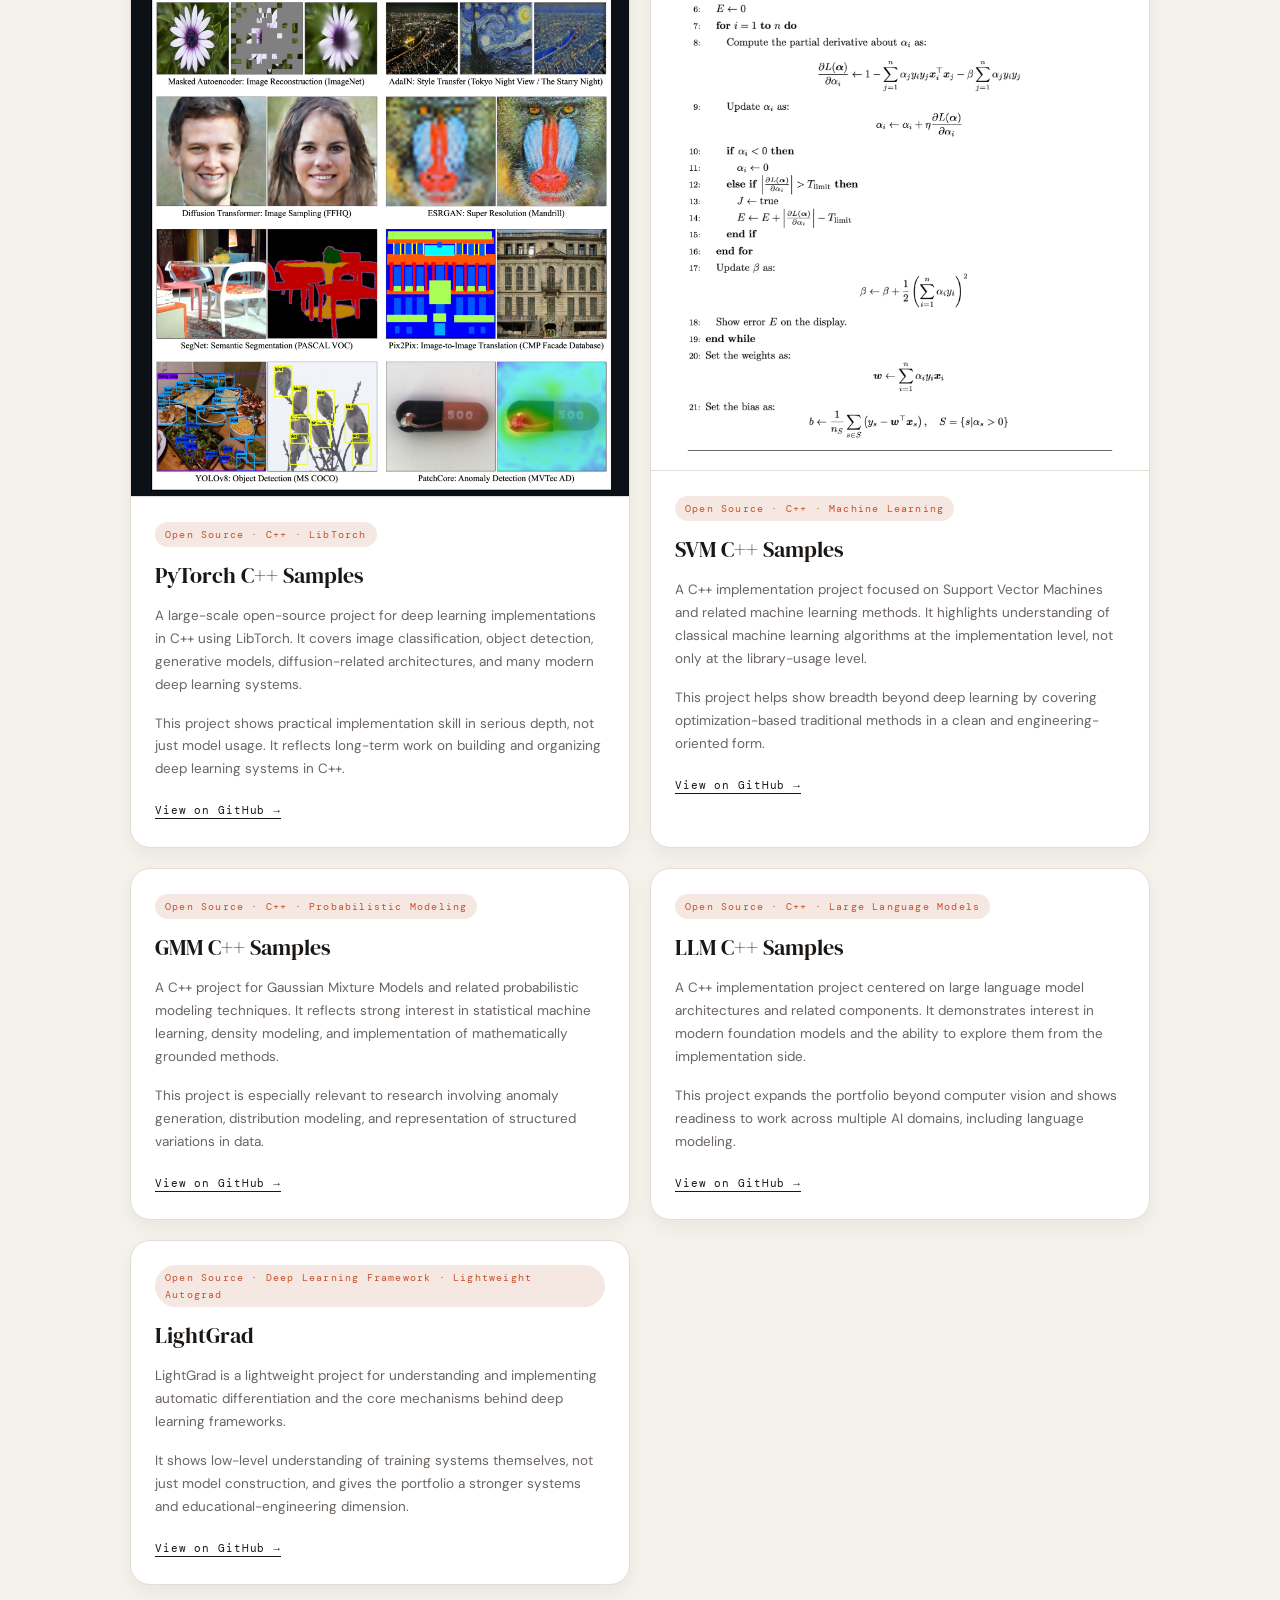
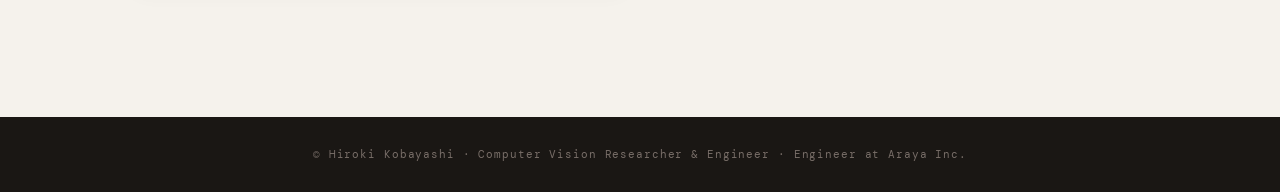
<file: projects.html>
<!DOCTYPE html>
<html lang="en">
<head>
  <meta charset="UTF-8">
  <meta name="viewport" content="width=device-width, initial-scale=1.0">
  <title>Projects | Hiroki Kobayashi</title>
  <link href="https://fonts.googleapis.com/css2?family=DM+Serif+Display:ital@0;1&family=DM+Mono:wght@300;400;500&family=DM+Sans:ital,wght@0,300;0,400;0,500;1,300&display=swap" rel="stylesheet">
  <link rel="stylesheet" href="css/main.css">
  <link rel="stylesheet" href="css/components.css">
  <link rel="stylesheet" href="css/pages/projects.css">
</head>
<body data-page="projects" data-page-title="Projects" data-page-title-ja="プロジェクト" data-page-image="images/pytorch_cpp.png" data-page-description="Research and open-source projects by Hiroki Kobayashi, including industrial AI, anomaly detection, and computer vision engineering work.">
  <div id="site-header"></div>
  <div id="site-nav"></div>

  <main class="single-column">
    <div class="content">
      <section aria-labelledby="project-overview-heading">
        <h2 id="project-overview-heading" class="section-label" data-i18n="projects.overviewTitle">Project Overview</h2>
        <div class="stats-bar">
          <div class="stat-item"><span id="research-count" class="stat-number">—</span><span class="stat-label" data-i18n="projects.researchProjects">Research Projects</span></div>
          <div class="stat-item"><span id="opensource-count" class="stat-number">—</span><span class="stat-label" data-i18n="projects.openSourceProjects">Open Source Projects</span></div>
          <div class="stat-item"><span id="github-stars-total" class="stat-number">—</span><span class="stat-label" data-i18n="projects.githubStars">GitHub Stars</span></div>
          <div class="stat-item"><span id="github-forks-total" class="stat-number">—</span><span class="stat-label" data-i18n="projects.githubForks">GitHub Forks</span></div>
        </div>
        <div class="project-filters" aria-label="Project filters" data-i18n-aria-label="projects.filtersAria">
          <div class="project-filter-field project-filter-field--keyword">
            <label for="project-search-keyword" class="project-filter-label" data-i18n="projects.keyword">Keyword</label>
            <input id="project-search-keyword" type="search" class="project-filter-input" placeholder="Title / Tag / Description" data-i18n-placeholder="projects.keywordPlaceholder">
          </div>
          <div class="project-filter-field">
            <label for="project-filter-tag" class="project-filter-label" data-i18n="projects.tag">Tag</label>
            <select id="project-filter-tag" class="project-filter-select">
              <option value="" data-i18n="projects.allTags">All tags</option>
            </select>
          </div>
          <button id="project-filter-reset" class="project-filter-reset-btn" type="button" data-i18n="projects.reset">Reset</button>
        </div>
        <p class="project-filter-summary" id="project-filter-summary" aria-live="polite"></p>
        <div class="projects-block" id="research-projects">
          <h3 class="projects-section-title" data-i18n="projects.researchProjects">Research Projects</h3>
          <div class="projects-grid"></div>
        </div>
        <div class="projects-block" id="opensource-projects">
          <h3 class="projects-section-title" data-i18n="projects.openSourceProjects">Open Source Projects</h3>
          <div class="projects-grid"></div>
        </div>
      </section>
    </div>
  </main>

  <footer id="site-footer"></footer>
  <script src="js/main.js"></script>
  <script src="js/pages/projects.js"></script>
</body>
</html>
</file>
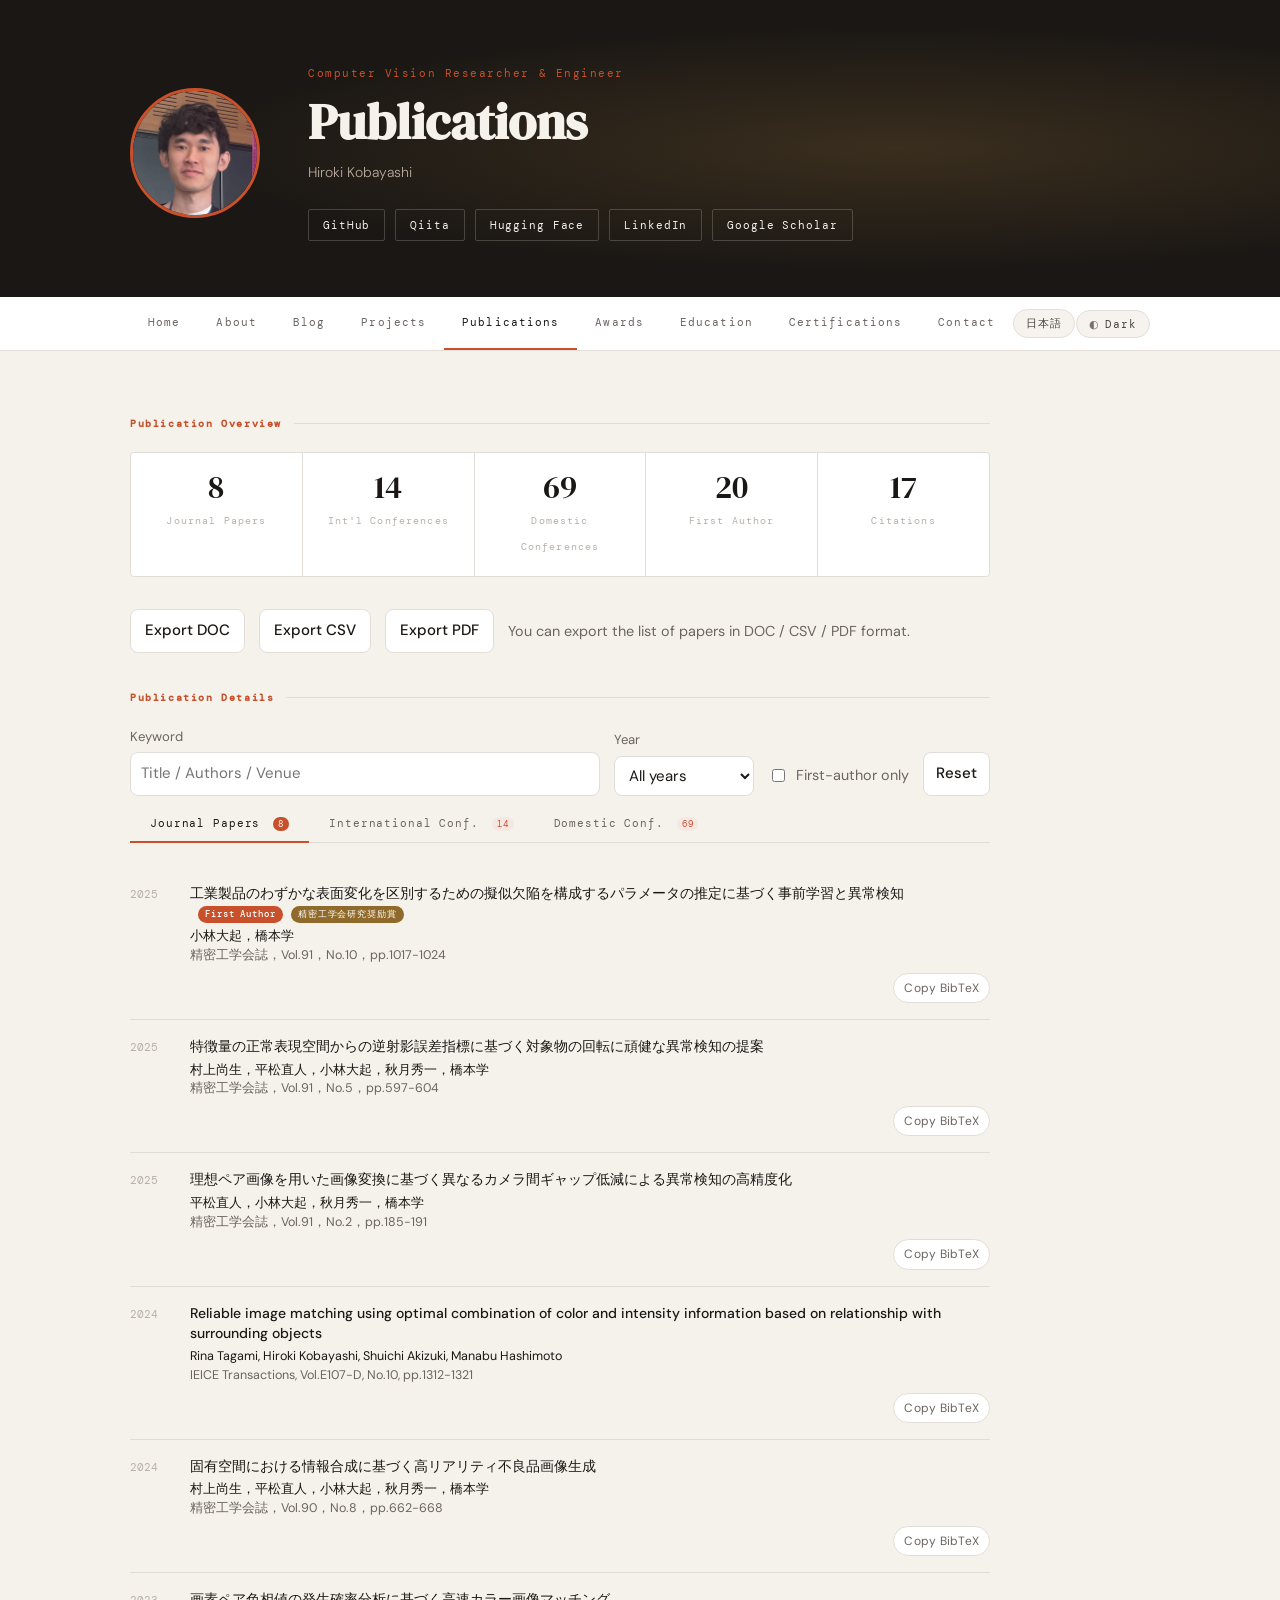
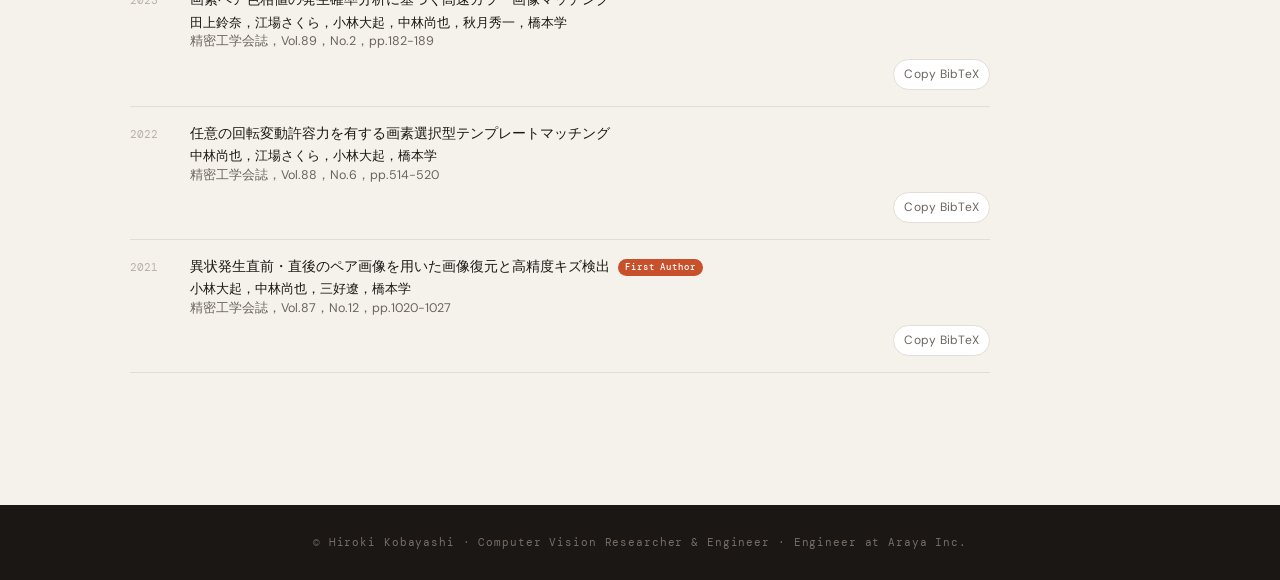
<file: publications.html>
<!DOCTYPE html>
<html lang="en">
<head>
  <meta charset="UTF-8">
  <meta name="viewport" content="width=device-width, initial-scale=1.0">
  <title>Publications | Hiroki Kobayashi</title>
  <link href="https://fonts.googleapis.com/css2?family=DM+Serif+Display:ital@0;1&family=DM+Mono:wght@300;400;500&family=DM+Sans:ital,wght@0,300;0,400;0,500;1,300&display=swap" rel="stylesheet">
  <link rel="stylesheet" href="css/main.css">
  <link rel="stylesheet" href="css/components.css">
  <link rel="stylesheet" href="css/pages/publications.css">
</head>
<body data-page="publications" data-page-title="Publications" data-page-title-ja="論文" data-page-image="images/drept.png" data-page-description="Journal and conference publications by Hiroki Kobayashi in computer vision, anomaly detection, representation learning, and industrial AI.">
  <div id="site-header"></div>
  <div id="site-nav"></div>

  <main class="single-column">
    <div class="content content--publications">
      <section aria-labelledby="publication-overview-heading">
        <h2 id="publication-overview-heading" class="section-label" data-i18n="publications.overviewTitle">Publication Overview</h2>
        <div class="pub-stats-bar">
          <div class="pub-stat"><span class="pub-stat-num" id="stat-journal">—</span><span class="pub-stat-label" data-i18n="publications.journalPapers">Journal Papers</span></div>
          <div class="pub-stat"><span class="pub-stat-num" id="stat-intl">—</span><span class="pub-stat-label" data-i18n="publications.intlConferences">Int'l Conferences</span></div>
          <div class="pub-stat"><span class="pub-stat-num" id="stat-domestic">—</span><span class="pub-stat-label" data-i18n="publications.domesticConferences">Domestic Conferences</span></div>
          <div class="pub-stat"><span class="pub-stat-num" id="stat-first">—</span><span class="pub-stat-label" data-i18n="publications.firstAuthor">First Author</span></div>
          <div class="pub-stat"><span class="pub-stat-num" id="stat-citations">—</span><span class="pub-stat-label" data-i18n="publications.citations">Citations</span></div>
        </div>
        <div class="pub-export">
          <button id="create-paper-list-btn" class="pub-export-btn" type="button" data-i18n="publications.exportDoc">Export DOC</button>
          <button id="export-csv-btn" class="pub-export-btn" type="button" data-i18n="publications.exportCsv">Export CSV</button>
          <button id="export-pdf-btn" class="pub-export-btn" type="button" data-i18n="publications.exportPdf">Export PDF</button>
          <p class="pub-export-note" data-i18n="publications.exportNote">You can export the list of papers in DOC / CSV / PDF format.</p>
        </div>

        <h2 id="publication-details" class="section-label" data-i18n="publications.detailsTitle">Publication Details</h2>
        <div class="pub-filters" aria-label="Publication filters" data-i18n-aria-label="publications.filtersAria">
          <div class="pub-filter-field pub-filter-field--keyword">
            <label for="pub-search-keyword" class="pub-filter-label" data-i18n="publications.keyword">Keyword</label>
            <input id="pub-search-keyword" type="search" class="pub-filter-input" placeholder="Title / Authors / Venue" data-i18n-placeholder="publications.keywordPlaceholder">
          </div>
          <div class="pub-filter-field">
            <label for="pub-filter-year" class="pub-filter-label" data-i18n="publications.year">Year</label>
            <select id="pub-filter-year" class="pub-filter-select">
              <option value="" data-i18n="publications.allYears">All years</option>
            </select>
          </div>
          <label class="pub-filter-check">
            <input id="pub-filter-first-author" type="checkbox">
            <span data-i18n="publications.firstAuthorOnly">First-author only</span>
          </label>
          <button id="pub-filter-reset" class="pub-filter-reset-btn" type="button" data-i18n="publications.reset">Reset</button>
        </div>

        <div class="pub-tabs" role="tablist" aria-label="Publication categories" data-i18n-aria-label="publications.categoriesAria">
          <button class="pub-tab active" type="button" role="tab" aria-selected="true" aria-controls="tab-journal" data-tab="journal"><span data-i18n="publications.journalPapers">Journal Papers</span> <span class="pub-tab-count" id="tab-count-journal">0</span></button>
          <button class="pub-tab" type="button" role="tab" aria-selected="false" aria-controls="tab-intl" data-tab="intl"><span data-i18n="publications.internationalConfShort">International Conf.</span> <span class="pub-tab-count" id="tab-count-intl">0</span></button>
          <button class="pub-tab" type="button" role="tab" aria-selected="false" aria-controls="tab-domestic" data-tab="domestic"><span data-i18n="publications.domesticConfShort">Domestic Conf.</span> <span class="pub-tab-count" id="tab-count-domestic">0</span></button>
        </div>
        <div class="pub-list active" id="tab-journal" role="tabpanel"></div>
        <div class="pub-list" id="tab-intl" role="tabpanel" hidden></div>
        <div class="pub-list" id="tab-domestic" role="tabpanel" hidden></div>
      </section>
    </div>
  </main>

  <footer id="site-footer"></footer>
  <script src="js/main.js"></script>
  <script src="js/components/tabs.js"></script>
  <script src="js/pages/publications.js"></script>
</body>
</html>
</file>
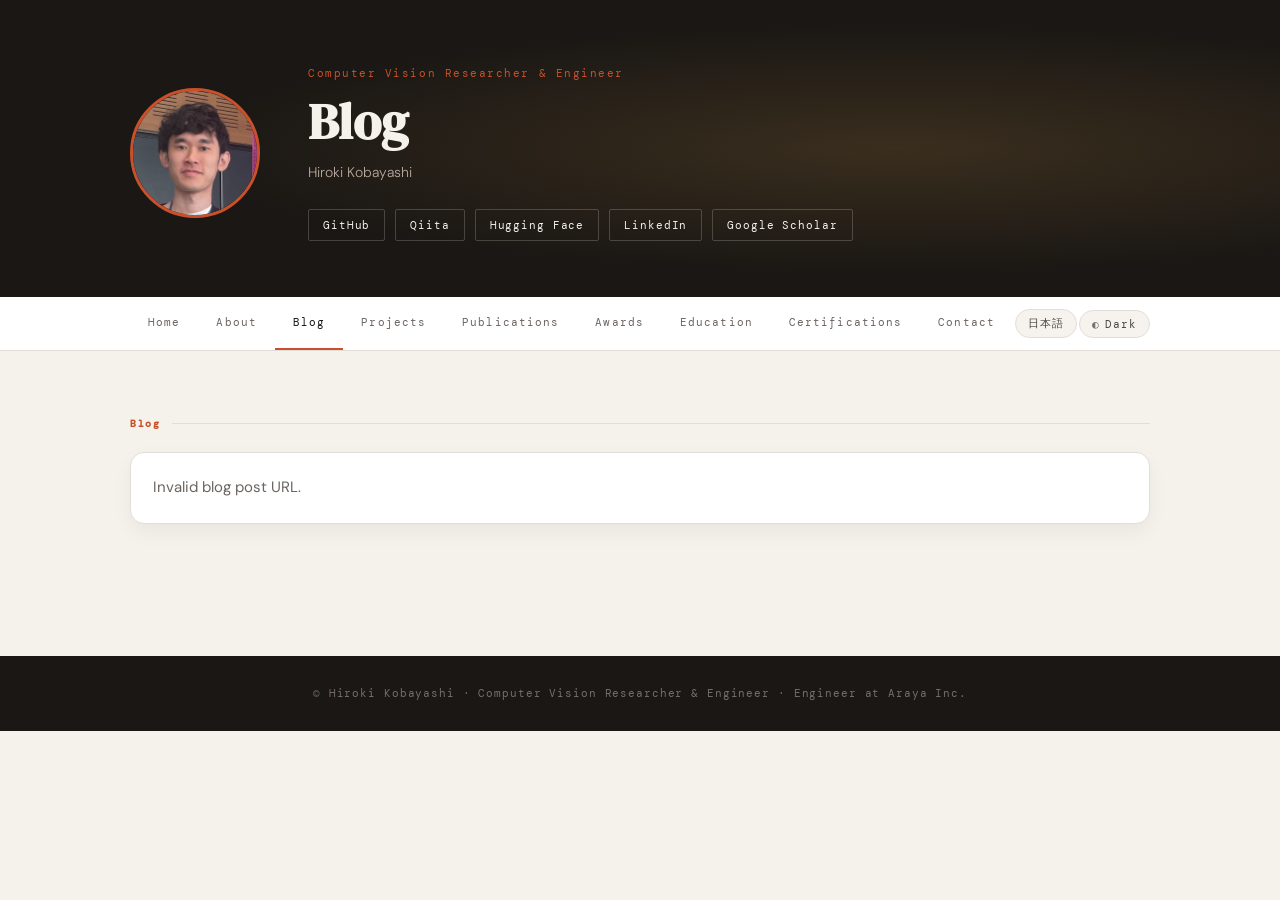
<file: blog/post.html>
<!DOCTYPE html>
<html lang="en">
<head>
  <meta charset="UTF-8">
  <meta name="viewport" content="width=device-width, initial-scale=1.0">
  <title>Blog Post | Hiroki Kobayashi</title>
  <link href="https://fonts.googleapis.com/css2?family=DM+Serif+Display:ital@0;1&family=DM+Mono:wght@300;400;500&family=DM+Sans:ital,wght@0,300;0,400;0,500;1,300&display=swap" rel="stylesheet">
  <link rel="stylesheet" href="../css/main.css">
  <link rel="stylesheet" href="../css/components.css">
  <link rel="stylesheet" href="../css/pages/blog.css">
</head>
<body data-page="blog" data-page-title="Blog" data-page-title-ja="ブログ" data-page-tagline="Hiroki Kobayashi" data-page-tagline-ja="博士（工学）・株式会社アラヤ" data-page-image="../images/profile.jpg" data-page-description="Blog posts and technical notes by Hiroki Kobayashi.">
  <div id="site-header"></div>
  <div id="site-nav"></div>

  <main class="single-column">
    <div class="content">
      <section aria-labelledby="blog-post-heading">
        <h2 id="blog-post-heading" class="section-label">Blog</h2>
        <article id="blog-post-single" class="blog-post-single" aria-live="polite"></article>
      </section>
    </div>
  </main>

  <footer id="site-footer"></footer>
  <script src="../js/main.js"></script>
  <script src="../js/pages/blog-post.js"></script>
</body>
</html>
</file>
<file: css/main.css>
:root {
  --bg: #f5f2ec;
  --surface: #ffffff;
  --ink: #1a1714;
  --ink-soft: #6b6460;
  --ink-faint: #b8b0a8;
  --accent: #c8502a;
  --accent-pale: #f5e8e3;
  --border: #e2ddd8;
  --line: var(--border);
  --soft: #f6f3ef;
  --footer-ink: #786e68;
  --hero-bg: #1a1714;
  --hero-fg: #f5f2ec;
  --hero-tagline: #b8aa9e;
  --hero-link-border: rgba(245, 242, 236, 0.2);
  --hero-glow: radial-gradient(ellipse 80% 60% at 70% 50%, #3a2e1e 0%, transparent 70%);
  --theme-toggle-bg: #f6f3ef;
  --theme-toggle-hover: #ece6df;
  --theme-toggle-icon: #7b726b;
  --theme-toggle-text: #4a433d;
  --chip-bg: #f6f7f9;
  --chip-border: rgba(20, 20, 20, 0.08);
  --button-bg: #111;
  --button-border: rgba(20, 20, 20, 0.12);
  --button-fg: #fff;
  --mono: 'DM Mono', monospace;
  --serif: 'DM Serif Display', serif;
  --sans: 'DM Sans', sans-serif;
  --radius-sm: 4px;
  --radius-md: 18px;
  --shadow: 0 8px 20px rgba(0, 0, 0, 0.05);
}

[data-theme='dark'] {
  --bg: #141311;
  --surface: #1e1b18;
  --ink: #f3eee8;
  --ink-soft: #c7bfb7;
  --ink-faint: #8f867f;
  --accent: #f77a50;
  --accent-pale: #3a2822;
  --border: #3a3530;
  --line: var(--border);
  --soft: #272320;
  --footer-ink: #ab9f94;
  --hero-bg: #2b221c;
  --hero-fg: #f3eee8;
  --hero-tagline: #c2b4a8;
  --hero-link-border: rgba(243, 238, 232, 0.28);
  --hero-glow: radial-gradient(ellipse 80% 60% at 70% 50%, #714129 0%, transparent 70%);
  --theme-toggle-bg: #2a2520;
  --theme-toggle-hover: #352f29;
  --theme-toggle-icon: #d0c4b9;
  --theme-toggle-text: #f3eee8;
  --chip-bg: #2a2520;
  --chip-border: rgba(255, 255, 255, 0.16);
  --button-bg: #f3eee8;
  --button-border: rgba(255, 255, 255, 0.3);
  --button-fg: #181512;
  --shadow: 0 8px 24px rgba(0, 0, 0, 0.35);
}

*, *::before, *::after { box-sizing: border-box; }
html { scroll-behavior: smooth; }
body {
  margin: 0;
  font-family: var(--sans);
  background: var(--bg);
  color: var(--ink);
  font-size: 15px;
  line-height: 1.7;
}
a { color: inherit; }
img { max-width: 100%; display: block; }

.hero {
  background: var(--hero-bg);
  color: var(--hero-fg);
  position: relative;
  overflow: hidden;
}
.hero::before {
  content: '';
  position: absolute;
  inset: 0;
  background: var(--hero-glow);
  pointer-events: none;
}
.hero-inner {
  max-width: 1100px;
  margin: 0 auto;
  padding: 64px 40px 56px;
  display: grid;
  grid-template-columns: auto 1fr;
  gap: 48px;
  align-items: center;
  position: relative;
}
.hero-avatar {
  width: 130px;
  height: 130px;
  border-radius: 50%;
  object-fit: cover;
  border: 3px solid var(--accent);
}
.hero-label {
  font-family: var(--mono);
  font-size: 11px;
  letter-spacing: 0.14em;
  color: var(--accent);
  margin-bottom: 10px;
}
.hero-name {
  margin: 0 0 12px;
  font-family: var(--serif);
  font-size: clamp(2rem, 5vw, 3.2rem);
  line-height: 1.1;
}
.hero-tagline {
  margin: 0 0 24px;
  font-size: 14px;
  color: var(--hero-tagline);
  font-weight: 300;
}
.hero-links {
  display: flex;
  flex-wrap: wrap;
  gap: 10px;
}
.hero-link {
  font-family: var(--mono);
  font-size: 11px;
  letter-spacing: 0.08em;
  text-decoration: none;
  border: 1px solid var(--hero-link-border);
  padding: 6px 14px;
  border-radius: 2px;
  transition: .2s;
}
.hero-link:hover { background: var(--accent); border-color: var(--accent); color: #fff; }

nav {
  background: var(--surface);
  border-bottom: 1px solid var(--border);
  position: sticky;
  top: 0;
  z-index: 100;
}
.nav-inner {
  max-width: 1100px;
  margin: 0 auto;
  padding: 0 40px;
  display: flex;
  align-items: center;
  overflow-x: auto;
  scrollbar-width: none;
}
.nav-inner::-webkit-scrollbar { display: none; }
.nav-link {
  font-family: var(--mono);
  font-size: 11px;
  letter-spacing: 0.1em;
  text-decoration: none;
  color: var(--ink-soft);
  padding: 16px 18px;
  border-bottom: 2px solid transparent;
  white-space: nowrap;
}
.nav-link:hover, .nav-link.current { color: var(--ink); border-bottom-color: var(--accent); }
.theme-toggle {
  margin-left: auto;
  display: inline-flex;
  align-items: center;
  gap: 6px;
  font-family: var(--mono);
  font-size: 11px;
  letter-spacing: 0.08em;
  color: var(--theme-toggle-text);
  border: 1px solid var(--border);
  background: var(--theme-toggle-bg);
  border-radius: 999px;
  padding: 6px 12px;
  cursor: pointer;
  transition: background 0.2s ease, border-color 0.2s ease, color 0.2s ease;
}
.theme-toggle:hover {
  background: var(--theme-toggle-hover);
  border-color: var(--accent);
}
.theme-toggle-icon { color: var(--theme-toggle-icon); }

main {
  max-width: 1100px;
  margin: 0 auto;
  padding: 56px 40px 80px;
  display: grid;
  grid-template-columns: 1fr 300px;
  gap: 56px;
  align-items: start;
}
main.single-column { grid-template-columns: 1fr; }
main > * { min-width: 0; }

section { margin-bottom: 52px; }
.section-label {
  font-family: var(--mono);
  font-size: 10px;
  letter-spacing: 0.16em;
  color: var(--accent);
  margin-bottom: 20px;
  display: flex;
  align-items: center;
  gap: 12px;
}
.section-label::after {
  content: '';
  flex: 1;
  height: 1px;
  background: var(--border);
}

footer {
  background: var(--ink);
  color: var(--footer-ink);
  text-align: center;
  padding: 28px 40px;
  font-family: var(--mono);
  font-size: 11px;
  letter-spacing: 0.08em;
}

@media (max-width: 860px) {
  main { grid-template-columns: 1fr; }
  .hero-inner { grid-template-columns: 1fr; text-align: center; }
  .hero-avatar { margin: 0 auto; }
  .hero-links { justify-content: center; }
}
@media (max-width: 600px) {
  .hero-inner { padding: 40px 24px 36px; }
  main { padding: 36px 20px 60px; }
  .nav-inner { padding: 0 16px; }
  .theme-toggle { margin-left: 8px; }
}
</file>
<file: css/components.css>
.info-card,
.contact-card,
.project-card,
.award-card,
.cert-card,
.edu-tl-card {
  background: var(--surface);
  border: 1px solid var(--border);
  border-radius: var(--radius-md);
  box-shadow: var(--shadow);
}

.info-card { padding: 24px 28px; }
.info-card-title {
  font-family: var(--mono);
  font-size: 10px;
  letter-spacing: 0.14em;
  color: var(--accent);
  margin-bottom: 16px;
}
.info-row {
  display: flex;
  flex-wrap: wrap;
  justify-content: space-between;
  gap: 8px;
  padding: 8px 0;
  border-bottom: 1px solid var(--border);
}
.info-row:last-child { border-bottom: none; }
.info-key {
  flex-basis: 30%;
  font-family: var(--mono);
  font-size: 10px;
  letter-spacing: 0.1em;
  color: var(--ink-faint);
}
.info-val {
  flex-basis: 70%;
  font-size: 13.5px;
  color: var(--ink);
  line-height: 1.5;
}
.link-accent { color: var(--accent); text-decoration: none; }
.link-accent:hover { text-decoration: underline; }

.stats-grid {
  display: grid;
  grid-template-columns: repeat(2, 1fr);
  gap: 1px;
  background: var(--border);
  border: 1px solid var(--border);
  border-radius: var(--radius-sm);
  overflow: hidden;
}
.stat-cell, .stat-item, .pub-stat, .awards-count-cell {
  background: var(--surface);
  padding: 18px 16px;
  text-align: center;
}
.stat-num, .stat-number, .pub-stat-num, .awards-count-num {
  display: block;
  margin-bottom: 4px;
  font-family: var(--serif);
  font-size: 2rem;
  line-height: 1;
}
.stat-label, .pub-stat-label, .awards-count-label {
  font-family: var(--mono);
  font-size: 9.5px;
  letter-spacing: 0.12em;
  color: var(--ink-faint);
}

.tag-cloud {
  display: flex;
  flex-wrap: wrap;
  gap: 8px;
}
.tag {
  font-family: var(--mono);
  font-size: 11px;
  letter-spacing: 0.06em;
  background: var(--surface);
  border: 1px solid var(--border);
  padding: 6px 14px;
  border-radius: 999px;
}
.tag-cloud--spaced { margin-top: 24px; }

.pub-item {
  padding: 16px 0;
  border-bottom: 1px solid var(--border);
  display: grid;
  grid-template-columns: 48px 1fr;
  gap: 12px;
  align-items: start;
}
.pub-year {
  font-family: var(--mono);
  font-size: 11px;
  color: var(--ink-faint);
  padding-top: 2px;
}
.pub-title {
  font-size: 14px;
  font-weight: 500;
  line-height: 1.45;
  margin-bottom: 4px;
}
.pub-authors, .pub-venue {
  font-size: 12.5px;
  line-height: 1.5;
}
.pub-venue { color: var(--ink-soft); }
.pub-badge {
  display: inline-block;
  margin-left: 8px;
  vertical-align: middle;
  background: var(--accent);
  color: #fff;
  font-family: var(--mono);
  font-size: 9px;
  letter-spacing: 0.1em;
  padding: 2px 7px;
  border-radius: 999px;
}
.acceptance-rate-badge { background: #3a6ea8; }
.award-badge { background: #8f6a2a; }

.pub-tabs {
  display: flex;
  flex-wrap: wrap;
  gap: 0;
  border-bottom: 1px solid var(--border);
  margin-bottom: 24px;
}
.pub-tab {
  font-family: var(--mono);
  font-size: 11px;
  letter-spacing: 0.08em;
  color: var(--ink-soft);
  background: none;
  border: none;
  border-bottom: 2px solid transparent;
  padding: 10px 20px;
  cursor: pointer;
  margin-bottom: -1px;
}
.pub-tab.active { color: var(--ink); border-bottom-color: var(--accent); }
.pub-tab-count {
  display: inline-block;
  margin-left: 5px;
  padding: 1px 5px;
  border-radius: 999px;
  background: var(--accent-pale);
  color: var(--accent);
  font-size: 9px;
}
.pub-tab.active .pub-tab-count { background: var(--accent); color: #fff; }
.pub-list { display: none; }
.pub-list.active { display: block; }

.project-card {
  overflow: hidden;
  border-radius: 20px;
  transition: .25s;
}
.project-card:hover, .edu-tl-card:hover { transform: translateY(-2px); box-shadow: 0 12px 40px rgba(26,23,20,.1); }
.project-image-center { border-bottom: 1px solid var(--border); background: var(--soft); }
.project-img2 { width: 100%; object-fit: cover; }
.project-body { padding: 24px; }
.project-tag, .project-tag-research {
  display: inline-block;
  margin-bottom: 10px;
  padding: 4px 10px;
  border-radius: 999px;
  font-family: var(--mono);
  font-size: 10px;
  letter-spacing: .12em;
}
.project-tag { background: var(--accent-pale); color: var(--accent); }
.project-tag-research { background: #e8eef8; color: #3a6ea8; }
.project-title { margin: 0 0 10px; font-family: var(--serif); font-size: 1.4rem; font-weight: 400; }
.project-desc { font-size: 13.5px; color: var(--ink-soft); margin: 0 0 16px; }
.repo-stats {
  display: flex;
  flex-wrap: wrap;
  gap: 8px;
  margin: 0 0 16px;
}
.repo-stat {
  font-family: var(--mono);
  font-size: 10px;
  letter-spacing: .08em;
  color: var(--ink-soft);
  background: var(--soft);
  border: 1px solid var(--border);
  border-radius: 999px;
  padding: 3px 10px;
}
.project-link, .text-link {
  font-family: var(--mono);
  font-size: 11px;
  letter-spacing: .08em;
  text-decoration: none;
  border-bottom: 1px solid currentColor;
  padding-bottom: 1px;
}
.project-link:hover, .text-link:hover { color: var(--accent); }

.edu-timeline { position: relative; padding-left: 2rem; }
.edu-timeline::before {
  content: '';
  position: absolute;
  left: 7px;
  top: 8px;
  bottom: 8px;
  width: 1px;
  background: var(--border);
}
.edu-tl-item { position: relative; margin-bottom: 2rem; }
.edu-tl-item:last-child { margin-bottom: 0; }
.edu-tl-dot {
  position: absolute;
  left: -2rem;
  top: 6px;
  width: 15px;
  height: 15px;
  border-radius: 50%;
  background: var(--accent);
  border: 3px solid var(--bg);
}
.edu-tl-card { padding: 24px 28px; border-radius: 20px; }
.edu-tl-period { font-family: var(--mono); font-size: 11px; letter-spacing: .1em; color: var(--ink-faint); margin-bottom: 6px; }
.edu-tl-degree { font-family: var(--serif); font-size: 1.3rem; margin-bottom: 4px; }
.edu-tl-school { color: var(--accent); font-size: 13px; }
.edu-tl-divider { height: 1px; background: var(--border); margin: 16px 0; }
.edu-tl-meta { display: grid; gap: 8px; }
.edu-tl-row { display: grid; grid-template-columns: 90px 1fr; gap: 12px; }
.edu-tl-key { font-family: var(--mono); font-size: 10px; letter-spacing: .1em; color: var(--ink-faint); }
.edu-tl-val, .edu-tl-thesis { font-size: 13px; line-height: 1.6; }
.edu-tl-thesis { color: var(--ink-soft); font-style: italic; }

.awards-count-bar, .pub-stats-bar, .stats-bar {
  display: grid;
  grid-template-columns: repeat(3, 1fr);
  gap: 1px;
  background: var(--border);
  border: 1px solid var(--border);
  border-radius: var(--radius-sm);
  overflow: hidden;
  margin-bottom: 32px;
}
.pub-stats-bar { grid-template-columns: repeat(5, 1fr); }
.award-cards, .projects-grid, .cert-grid { display: grid; gap: 20px; }
.award-card {
  display: grid;
  grid-template-columns: 48px 1fr auto;
  gap: 16px;
  padding: 20px;
  align-items: center;
}
.award-icon { font-size: 1.5rem; text-align: center; }
.award-name { font-weight: 600; }
.award-name a { text-decoration: none; }
.award-name a:hover { color: var(--accent); }
.award-org { font-size: 13px; color: var(--ink-soft); }
.award-meta {
  justify-self: end;
  display: grid;
  justify-items: end;
  gap: 8px;
}
.award-date { font-family: var(--mono); font-size: 11px; color: var(--ink-faint); }
.award-link-badge {
  display: inline-flex;
  align-items: center;
  gap: 4px;
  padding: 5px 10px;
  border-radius: 999px;
  background: var(--accent-pale);
  color: var(--accent);
  font-family: var(--mono);
  font-size: 10px;
  letter-spacing: .08em;
  text-decoration: none;
  border: 1px solid color-mix(in srgb, var(--accent) 25%, transparent);
}
.award-link-badge:hover {
  background: color-mix(in srgb, var(--accent-pale) 65%, #fff);
}

.cert-grid { grid-template-columns: repeat(auto-fit, minmax(260px, 1fr)); }
.cert-card {
  padding: 22px;
  display: grid;
  grid-template-columns: 56px 1fr;
  gap: 16px;
  align-items: center;
}
.cert-icon {
  width: 56px;
  height: 56px;
  border-radius: 16px;
  background: var(--accent-pale);
  color: var(--accent);
  display: grid;
  place-items: center;
  padding: 12px;
}
.cert-name { font-weight: 600; line-height: 1.4; }
.cert-issuer { font-size: 13px; color: var(--ink-soft); margin-top: 4px; }
.cert-date-badge {
  grid-column: 1 / -1;
  justify-self: start;
  font-family: var(--mono);
  font-size: 11px;
  color: var(--accent);
  background: var(--accent-pale);
  padding: 4px 10px;
  border-radius: 999px;
}

.contact-page { display: flex; flex-direction: column; gap: 28px; }
.contact-grid { display: grid; grid-template-columns: repeat(2, minmax(0, 1fr)); gap: 24px; }
.contact-card { padding: 28px 30px; }
.contact-card-title { margin: 0 0 10px; font-size: 1.5rem; }
.contact-email {
  display: inline-block;
  font-family: var(--mono);
  font-size: .98rem;
  padding: 10px 14px;
  border-radius: 12px;
  background: var(--chip-bg);
  border: 1px solid var(--chip-border);
}
.contact-actions { display: flex; align-items: center; gap: 12px; flex-wrap: wrap; }
.contact-action-btn {
  appearance: none;
  border: 1px solid var(--button-border);
  background: var(--button-bg);
  color: var(--button-fg);
  border-radius: 999px;
  padding: 10px 16px;
  cursor: pointer;
}
.copy-status { min-height: 1em; color: var(--ink-soft); font-size: .95rem; }
.contact-link-card {
  display: flex;
  flex-direction: column;
  gap: 6px;
  text-decoration: none;
  padding: 16px 18px;
  border-radius: 16px;
  border: 1px solid var(--chip-border);
  background: var(--chip-bg);
}
.contact-link-label { font-size: .82rem; letter-spacing: .08em; color: var(--ink-soft); }
.contact-note-text { margin: 0; color: var(--ink-soft); line-height: 1.8; max-width: 760px; }

.sidebar > * + * { margin-top: 36px; }
.content--publications, .content--awards { max-width: 860px; }
.content--contact { max-width: 920px; }

@media (max-width: 860px) {
  .pub-stats-bar { grid-template-columns: repeat(2, 1fr); }
}
@media (max-width: 760px) {
  .contact-grid { grid-template-columns: 1fr; }
}
@media (max-width: 600px) {
  .stats-grid { grid-template-columns: repeat(2, 1fr); }
  .pub-item { grid-template-columns: 1fr; gap: 6px; }
  .awards-count-bar, .pub-stats-bar, .stats-bar { grid-template-columns: repeat(2, 1fr); }
  .award-card { grid-template-columns: 40px 1fr; }
  .award-meta {
    grid-column: 2;
    justify-self: start;
    justify-items: start;
  }
  .edu-timeline { padding-left: 1.5rem; }
  .edu-tl-dot { left: -1.5rem; }
  .edu-tl-row { grid-template-columns: 1fr; gap: 2px; }
  .edu-tl-card { padding: 18px 20px; }
}
</file>
<file: css/pages/home.css>
.about-text { color: var(--ink-soft); max-width: 760px; }
.about-text p + p { margin-top: 14px; }

.visitor-counter-card {
  position: relative;
  overflow: hidden;
}

.visitor-counter-card::before {
  content: '';
  position: absolute;
  inset: 0;
  background: radial-gradient(circle at 8% 12%, rgba(200, 80, 42, 0.14), transparent 48%);
  pointer-events: none;
}

.visitor-counter-subtitle {
  margin: 0 0 14px;
  font-size: 12px;
  color: var(--ink-soft);
}

.visitor-counter {
  position: relative;
  z-index: 1;
  border: 1px solid var(--border);
  border-radius: 14px;
  padding: 14px 16px;
  background: linear-gradient(145deg, var(--surface) 0%, var(--soft) 100%);
}

.visitor-counter-label {
  font-family: var(--mono);
  font-size: 9px;
  letter-spacing: 0.12em;
  color: var(--ink-faint);
  margin-bottom: 6px;
}

.visitor-counter-digits {
  font-family: var(--mono);
  font-size: 1.35rem;
  letter-spacing: 0.18em;
  color: var(--accent);
  font-weight: 500;
}
</file>
<file: css/pages/about.css>
.memberships-list{margin:0;padding-left:1.2rem}.memberships-list li+li{margin-top:.5rem}

.cv-inline-button {
  display: inline-flex;
  align-items: center;
  gap: 0.7rem;
  margin-top: 14px;
  padding: 0.92rem 1.3rem;
  border-radius: 999px;
  text-decoration: none;
  font-family: var(--mono);
  font-size: 11px;
  letter-spacing: 0.08em;
  line-height: 1;
  color: #fff;
  background: linear-gradient(135deg, var(--accent) 0%, #8f633d 100%);
  border: 1px solid rgba(0, 0, 0, 0.04);
  box-shadow: 0 10px 28px rgba(176, 125, 79, 0.24);
  transition: transform 0.22s ease, box-shadow 0.22s ease, filter 0.22s ease;
}

.cv-inline-button:hover {
  transform: translateY(-2px);
  box-shadow: 0 14px 34px rgba(176, 125, 79, 0.32);
  filter: brightness(1.03);
}

.cv-inline-button:active {
  transform: translateY(0);
  box-shadow: 0 8px 20px rgba(176, 125, 79, 0.22);
}

.cv-inline-button__icon {
  display: inline-flex;
  align-items: center;
  justify-content: center;
  width: 1.85rem;
  height: 1.85rem;
  border-radius: 50%;
  background: rgba(255, 255, 255, 0.16);
  transition: transform 0.22s ease, background 0.22s ease;
}

.cv-inline-button:hover .cv-inline-button__icon {
  transform: translate(2px, 1px);
  background: rgba(255, 255, 255, 0.22);
}
</file>
<file: css/pages/blog.css>
.blog-description {
  margin: 0 0 20px;
  color: var(--ink-soft);
}

.blog-posts {
  display: grid;
  gap: 18px;
}

.blog-post {
  background: var(--surface);
  border: 1px solid var(--border);
  border-radius: 14px;
  box-shadow: var(--shadow);
  overflow: hidden;
}

.blog-post-header {
  width: 100%;
  padding: 18px 20px;
  border: 0;
  background: transparent;
  display: flex;
  align-items: center;
  justify-content: space-between;
  gap: 12px;
  cursor: pointer;
  text-align: left;
  text-decoration: none;
  color: inherit;
}

.blog-post-header:focus-visible {
  outline: 2px solid var(--accent);
  outline-offset: -2px;
}

.blog-post-header:hover {
  background: var(--soft);
}

.blog-post-title-wrap {
  display: grid;
  gap: 8px;
}

.blog-post-title {
  margin: 0;
  font-family: var(--serif);
  line-height: 1.2;
  font-size: 1.2rem;
}

.blog-post-meta {
  margin: 0;
  font-family: var(--mono);
  font-size: 11px;
  letter-spacing: 0.08em;
  text-transform: uppercase;
  color: var(--ink-faint);
}

.blog-post-toggle {
  width: 28px;
  height: 28px;
  border-radius: 999px;
  border: 1px solid var(--border);
  color: var(--ink-soft);
  display: inline-flex;
  align-items: center;
  justify-content: center;
  font-size: 1.2rem;
  line-height: 1;
  flex-shrink: 0;
}

.blog-post[data-expanded='true'] .blog-post-toggle {
  transform: rotate(45deg);
}

.blog-post-content {
  padding: 0 20px 20px;
  max-width: 100%;
  overflow-x: auto;
  overflow-y: hidden;
  line-height: 1.55;
}

.blog-post-content p {
  margin: 0;
  overflow-wrap: anywhere;
}

.blog-post-content p + p {
  margin-top: 0.45em;
}

.blog-post-content :is(ul, ol) {
  margin: 0 0 6px;
  overflow-wrap: anywhere;
}

.blog-post-content :is(ul, ol) {
  padding-left: 1.1rem;
}

.blog-post-content ul ul {
  margin: 8px 0;
  padding-left: 0.9rem;
}

.blog-post-content h1,
.blog-post-content h2,
.blog-post-content h3,
.blog-post-content h4 {
  margin: 18px 0 8px;
  line-height: 1.3;
}

.blog-post-content code {
  background: var(--soft);
  border: 1px solid var(--border);
  border-radius: 6px;
  padding: 1px 4px;
  font-family: var(--mono);
  overflow-wrap: anywhere;
}

.blog-post-content pre {
  margin: 10px 0 14px;
  padding: 12px;
  border-radius: 10px;
  border: 1px solid var(--border);
  background: var(--soft);
  overflow-x: auto;
}

.blog-post-content .code-block {
  position: relative;
  margin: 10px 0 14px;
  border-radius: 10px;
  border: 1px solid var(--border);
  background: var(--soft);
  overflow: hidden;
}

.blog-post-content .code-block-copy-button {
  position: absolute;
  top: 8px;
  right: 8px;
  border: 1px solid var(--border);
  border-radius: 7px;
  background: var(--surface);
  color: var(--ink-soft);
  font-family: var(--mono);
  font-size: 11px;
  letter-spacing: 0.04em;
  text-transform: uppercase;
  padding: 4px 8px;
  cursor: pointer;
}

.blog-post-content .code-block-copy-button:hover {
  background: var(--soft);
}

.blog-post-content .code-shell-prompt {
  user-select: none;
  -webkit-user-select: none;
  color: var(--ink-faint);
}

.blog-post-content .code-block-filename {
  margin: 0;
  padding: 8px 86px 8px 12px;
  border-bottom: 1px solid var(--border);
  font-family: var(--mono);
  font-size: 0.85rem;
  color: var(--ink-soft);
}

.blog-post-content .code-block pre {
  margin: 0;
  border: 0;
  border-radius: 0;
  background: transparent;
  padding-top: 12px;
}

.blog-post-content pre code {
  border: 0;
  border-radius: 0;
  background: transparent;
  padding: 0;
  display: block;
}

.blog-post-content img {
  margin: 10px 0 14px;
  border: 1px solid var(--border);
  border-radius: 10px;
}

.blog-post-content a {
  color: var(--accent);
  overflow-wrap: anywhere;
  word-break: break-word;
}

.blog-post-content table {
  width: max-content;
  min-width: max-content;
  max-width: 100%;
  display: table;
  table-layout: auto;
  border-collapse: collapse;
  margin: 0;
  border: 0;
}

.blog-post-content .table-scroll {
  width: 100%;
  max-width: 100%;
  overflow-x: auto;
  -webkit-overflow-scrolling: touch;
  margin: 10px 0 14px;
}

.blog-post-content th,
.blog-post-content td {
  border: 1px solid var(--border);
  padding: 8px 10px;
  text-align: left;
  vertical-align: top;
  overflow-wrap: anywhere;
  word-break: break-word;
}

.blog-post-content :is(img, svg, video, iframe, canvas) {
  max-width: 100%;
  height: auto;
}

.blog-post-content td[rowspan] {
  vertical-align: middle;
}

.blog-post-content thead th {
  background: var(--soft);
}

.blog-empty {
  margin: 0;
  color: var(--ink-soft);
}

.blog-post-permalink-wrap {
  margin: 14px 0 0;
}

.blog-post-permalink {
  font-family: var(--mono);
  font-size: 12px;
  letter-spacing: 0.08em;
  text-transform: uppercase;
}

.blog-post-single {
  background: var(--surface);
  border: 1px solid var(--border);
  border-radius: 14px;
  box-shadow: var(--shadow);
  padding: 22px;
}

.blog-post-single-title {
  margin: 0 0 8px;
  line-height: 1.2;
}

.blog-post-single-meta {
  margin: 0 0 18px;
}


.blog-post-single {
  min-width: 0;
  overflow-x: hidden;
}

.blog-post-content {
  min-width: 0;
}

.blog-post-content > * {
  max-width: 100%;
}

.blog-posts,
.blog-post,
.blog-post-single,
.blog-post-content {
  width: 100%;
  min-width: 0;
}

.blog-post-content img {
  max-width: 100%;
  height: auto;
}

.blog-post-title-wrap {
  min-width: 0;
}

.blog-post-title,
.blog-post-meta {
  overflow-wrap: anywhere;
}

@media (max-width: 600px) {
  body[data-page='blog'] {
    overflow-x: clip;
  }

  .blog-post-header {
    padding: 14px 14px;
    align-items: flex-start;
    gap: 10px;
  }

  .blog-post-content {
    padding: 0 14px 14px;
  }

  .blog-post-single {
    padding: 16px;
  }

  .blog-post-single-title {
    overflow-wrap: anywhere;
  }
}

body[data-page='blog'] {
  overflow-x: hidden;
}

.blog-post-content table,
.blog-post-content img,
.blog-post-content svg,
.blog-post-content video,
.blog-post-content iframe,
.blog-post-content canvas {
  max-width: 100% !important;
}

.blog-post-content table {
  width: max-content !important;
  min-width: max-content;
}

.blog-post-content .math-block {
  overflow-x: auto;
  overflow-y: hidden;
  -webkit-overflow-scrolling: touch;
}

.blog-post-content .math-block mjx-container[display='true'] {
  min-width: max-content;
}
</file>
<file: css/pages/contact.css>
.contact-grid {
  display: grid;
  grid-template-columns: 1fr;
}

.contact-card--form {
  padding: 24px;
}

.contact-form {
  display: grid;
  gap: 12px;
}

.contact-form-honeypot {
  position: absolute;
  left: -9999px;
  width: 1px;
  height: 1px;
  overflow: hidden;
}

.contact-form-label {
  font-size: 0.95rem;
  font-weight: 500;
}

.contact-form-input,
.contact-form-textarea {
  width: 100%;
  border: 1px solid var(--border);
  border-radius: 8px;
  padding: 10px 12px;
  font: inherit;
  background: var(--surface);
  color: var(--ink);
}

.contact-form-textarea {
  resize: vertical;
}

.contact-actions {
  margin-top: 8px;
  display: flex;
  align-items: center;
  gap: 12px;
}
</file>
<file: css/pages/projects.css>
.projects-section-title{font-family:var(--serif);font-size:1.5rem;margin:0 0 18px}.projects-block+.projects-block{margin-top:32px}

.projects-grid {
  grid-template-columns: repeat(2, minmax(0, 1fr));
  align-items: stretch;
}

.stats-bar {
  grid-template-columns: repeat(4, minmax(0, 1fr));
}

.stats-bar .stat-label {
  white-space: nowrap;
  letter-spacing: 0.06em;
}

.project-filters {
  margin: 18px 0 10px;
  display: grid;
  grid-template-columns: minmax(0, 1.6fr) minmax(0, 1fr) auto;
  gap: 10px;
  align-items: end;
}

.project-filter-field {
  display: flex;
  flex-direction: column;
  gap: 6px;
}

.project-filter-field--keyword {
  min-width: 0;
}

.project-filter-label {
  font-size: 0.74rem;
  letter-spacing: 0.08em;
  text-transform: uppercase;
  color: var(--ink-faint);
  font-weight: 500;
}

.project-filter-input,
.project-filter-select {
  width: 100%;
  min-height: 42px;
  border-radius: 10px;
  border: 1px solid var(--border);
  background: var(--surface);
  color: var(--ink);
  font: inherit;
  padding: 0 12px;
}

.project-filter-input::placeholder {
  color: var(--ink-faint);
}

.project-filter-input:focus-visible,
.project-filter-select:focus-visible {
  outline: 2px solid var(--accent);
  outline-offset: 1px;
  border-color: var(--accent);
}

.project-filter-reset-btn {
  min-height: 42px;
  border-radius: 10px;
  border: 1px solid var(--border);
  background: var(--surface);
  color: var(--ink);
  font: inherit;
  padding: 0 14px;
  cursor: pointer;
}

.project-filter-reset-btn:hover {
  background: var(--accent-pale);
  border-color: #d9c0b7;
}

.project-filter-summary {
  margin: 0 0 18px;
  color: var(--ink-soft);
  font-size: 0.92rem;
}

@media (max-width: 860px) {
  .stats-bar {
    grid-template-columns: repeat(2, minmax(0, 1fr));
  }

  .projects-grid {
    grid-template-columns: 1fr;
  }

  .project-filters {
    grid-template-columns: 1fr;
  }

}

@media (max-width: 520px) {
  .stats-bar {
    grid-template-columns: 1fr;
  }
}
</file>
<file: css/pages/publications.css>
.pub-export {
  margin: 16px 0 12px;
  display: flex;
  flex-wrap: wrap;
  align-items: center;
  gap: 10px 14px;
}

.pub-export-btn {
  border: 1px solid var(--line);
  background: var(--surface);
  color: var(--ink);
  border-radius: 8px;
  font: inherit;
  font-weight: 500;
  padding: 8px 14px;
  cursor: pointer;
  transition: background .18s ease, border-color .18s ease, transform .12s ease;
}

.pub-export-btn:hover {
  border-color: var(--accent);
  background: var(--soft);
}

.pub-export-btn:active {
  transform: translateY(1px);
}

.pub-export-note {
  margin: 0;
  font-size: 0.9rem;
  color: var(--ink-soft);
}

.pub-subsection-label {
  margin: 18px 0 8px;
  font-family: var(--mono);
  font-size: 0.72rem;
  letter-spacing: 0.12em;
  text-transform: uppercase;
  color: var(--accent);
}

.pub-filters {
  margin: 0 0 10px;
  display: flex;
  flex-wrap: wrap;
  align-items: flex-end;
  gap: 10px 14px;
}

.pub-filter-field {
  display: flex;
  flex-direction: column;
  gap: 4px;
  min-width: 140px;
}

.pub-filter-field--keyword {
  flex: 1;
  min-width: 220px;
}

.pub-filter-label {
  font-size: 0.82rem;
  color: var(--ink-soft);
}

.pub-filter-input,
.pub-filter-select {
  border: 1px solid var(--line);
  background: var(--surface);
  color: var(--ink);
  border-radius: 8px;
  font: inherit;
  padding: 8px 10px;
}

.pub-filter-input:focus,
.pub-filter-select:focus {
  border-color: var(--accent);
  outline: none;
}

.pub-filter-check {
  display: inline-flex;
  align-items: center;
  gap: 8px;
  padding-bottom: 8px;
  font-size: 0.9rem;
  color: var(--ink-soft);
}

.pub-filter-reset-btn {
  border: 1px solid var(--line);
  background: var(--surface);
  color: var(--ink);
  border-radius: 8px;
  font: inherit;
  font-weight: 500;
  padding: 8px 12px;
  cursor: pointer;
  transition: background .18s ease, border-color .18s ease, transform .12s ease;
}

.pub-filter-reset-btn:hover {
  border-color: var(--accent);
  background: var(--soft);
}

.pub-filter-reset-btn:active {
  transform: translateY(1px);
}
#publication-details {
  margin-top: 36px;
}

.pub-actions {
  margin-top: 8px;
  display: flex;
  justify-content: flex-end;
}

.pub-copy-bibtex-btn {
  border: 1px solid var(--line);
  background: var(--surface);
  color: var(--ink-soft);
  border-radius: 999px;
  font: inherit;
  font-size: 0.75rem;
  letter-spacing: 0.02em;
  padding: 4px 10px;
  cursor: pointer;
  transition: background .18s ease, border-color .18s ease;
}

.pub-copy-bibtex-btn:hover {
  border-color: var(--accent);
  color: var(--ink);
  background: var(--soft);
}
</file>
